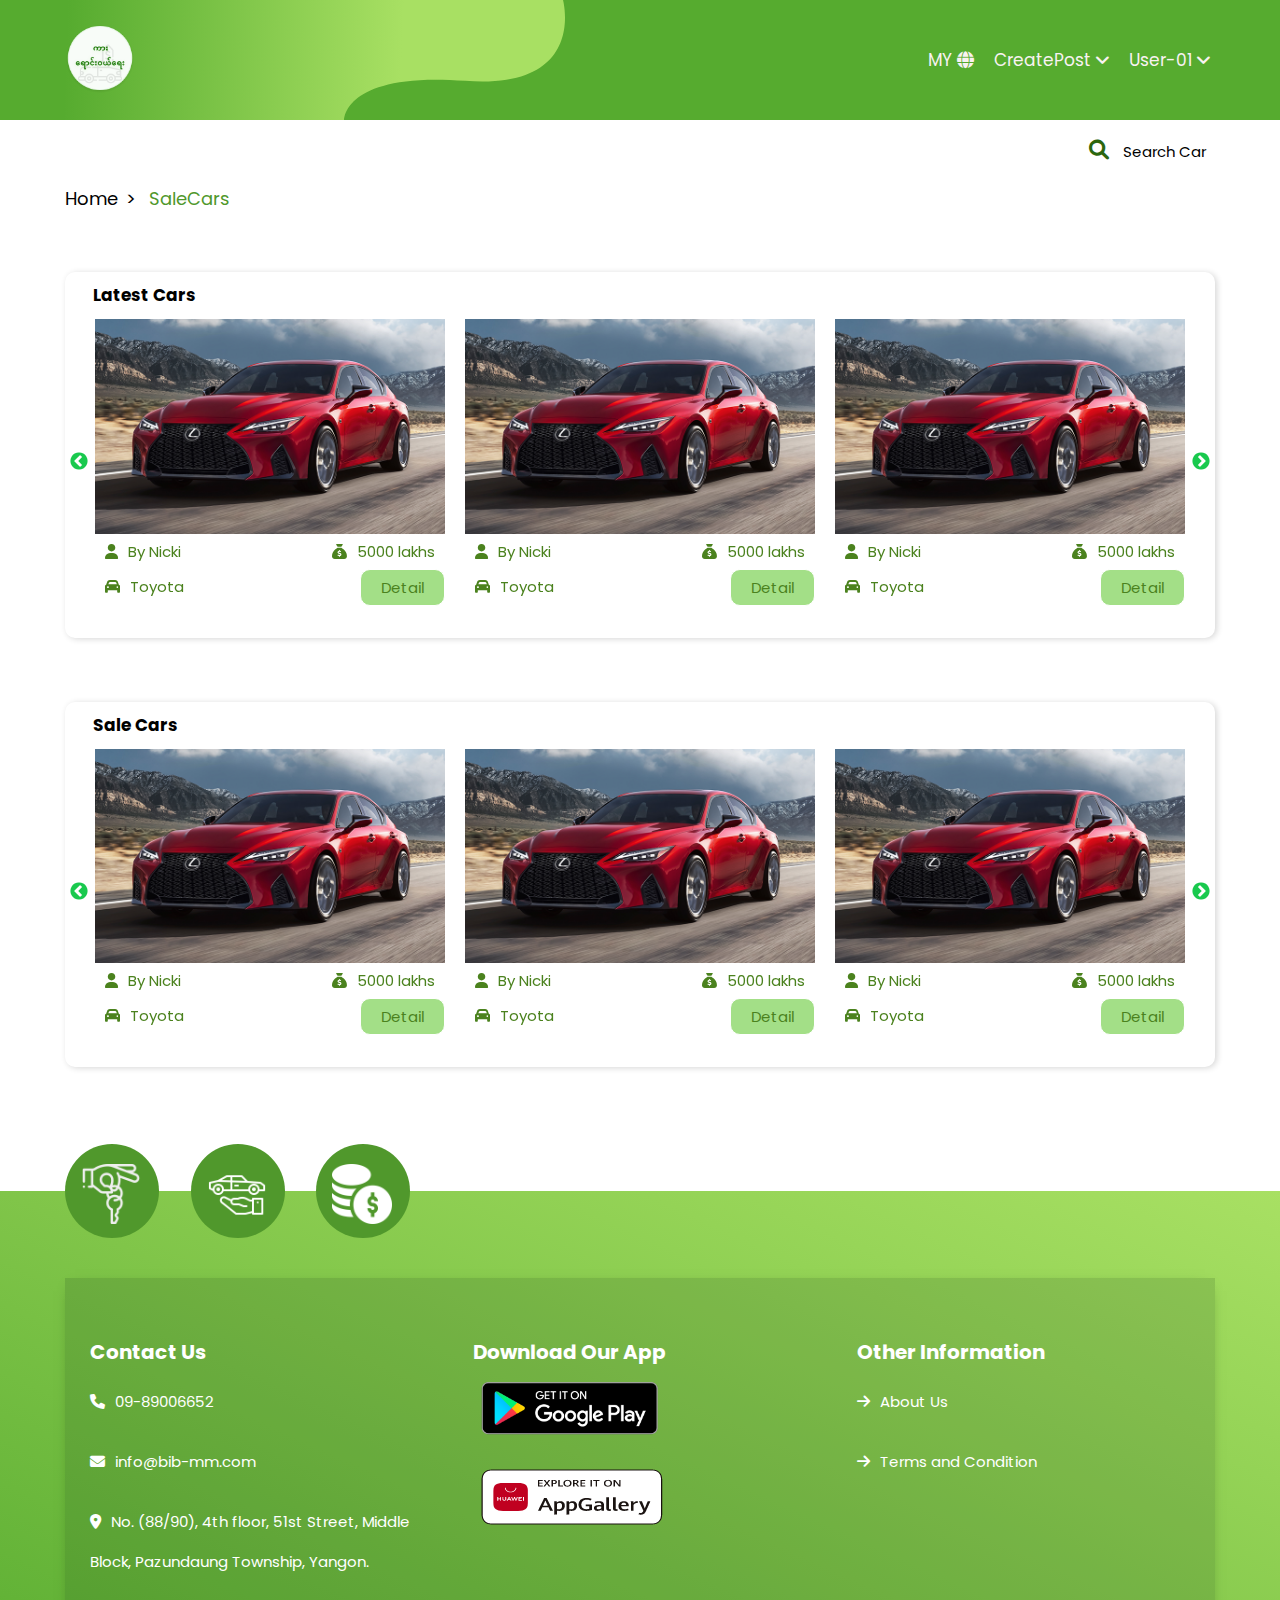
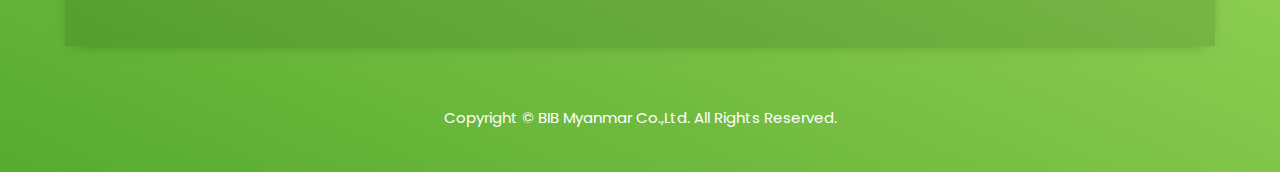
<file: index.html>
<!DOCTYPE html>
<html lang="en">

<head>
    <meta charset="UTF-8">
    <meta http-equiv="X-UA-Compatible" content="IE=edge">
    <meta name="viewport" content="width=device-width, initial-scale=1.0">
    <title>Car Rental Service</title>
    <link rel="stylesheet" href="css/style.css">
    <link rel="preconnect" href="https://fonts.googleapis.com">
    <link rel="preconnect" href="https://fonts.gstatic.com" crossorigin>
    <link href="https://fonts.googleapis.com/css2?family=Poppins&display=swap" rel="stylesheet">
</head>

<body>
    <section class="nav-bar">
        <div class="container">
            <div class="nav-header">
                <div class="nav">
                    <div class="nav-logo">
                        <a href="index.html"><img src="img/car-logo.png" alt=""></a>
                    </div>
                    <div class="nav-menu">
                        <ul class="nav-list">
                            <li class="nav-item">
                                <a href="#" class="nav-a">MY<i class="fa-solid fa-globe"></i></a>
                                <a href="#" class="nav-b">MY<i class="fa-solid fa-globe"></i></a>
                                <div class="dropdown">
                                    <ul>
                                        <li><a href="#" class="nav-link">MY</a></li>
                                        <li><a href="#" class="nav-link">EN</a></li>

                                    </ul>
                                </div>
                            </li>
                            <li class="nav-item">
                                <a href="#" class="nav-a">CreatePost<i class="fa-solid fa-angle-down"></i></a>
                                <a href="#" class="nav-b">CreatePost<i class="fa-solid fa-angle-down"></i></a>
                                <div class="dropdown">
                                    <ul>
                                        <li>
                                            <span>Sales</span>
                                            <a href="create_form.html" class="nav-link">Sales Cars</a>
                                        </li>
                                        <li>
                                            <span>Buy</span>
                                            <a href="buy_car.html" class="nav-link">Buy Cars</a>
                                        </li>
                                        <li>
                                            <span>Rent</span>
                                            <a href="rent_car.html" class="nav-link">Rent Cars</a>
                                        </li>
                                        <li>
                                            <span>Wanted</span>
                                            <a href="wanted_car.html" class="nav-link">Wanted Cars</a>
                                        </li>
                                    </ul>
                                </div>
                            </li>
                            <li class="nav-item">
                                <a href="#" class="nav-a">User-01<i class="fa-solid fa-angle-down"></i></a>
                                <a href="#" class="nav-b">User-01<i class="fa-solid fa-angle-down"></i></a>

                                <div class="dropdown">
                                    <ul>
                                        <li><a href="profile.html" class="nav-link">User_01</a></li>
                                        <li><a href="#" class="nav-link">Logout</a></li>
                                    </ul>
                                </div>
                            </li>
                        </ul>
                        <div class="hamburger">
                            <span class="bar"></span>
                            <span class="bar"></span>
                            <span class="bar"></span>

                        </div>
                    </div>
                </div>

            </div>
        </div>
    </section>
    <section class="search">
        <div class="container">
            <div class="search-box">
                <form>
                    <div class="custom-select">
                        <select id="model" name="model" required>
                            <option value="" disabled selected hidden>Model</option>
                            <option>CL</option>
                            <option>Integra</option>
                            <option>Legend</option>
                        </select>
                        <span class="custom-arrow"></span>
                    </div>
                    <div class="custom-select">
                        <select id="makes" name="model" required>
                            <option value="" disabled selected hidden>Makes</option>
                            <option>CL</option>
                            <option>Integra</option>
                            <option>Legend</option>
                        </select>
                        <span class="custom-arrow"></span>
                    </div>
                    <div class="custom-select">
                        <select id="number" name="model" required>
                            <option value="" disabled selected hidden>Lots Number</option>
                            <option>CL</option>
                            <option>Integra</option>
                            <option>Legend</option>
                        </select>
                        <span class="custom-arrow"></span>
                    </div>
                    <div class="custom-select">
                        <input type="submit" value="Find it Now !" class="find-btn">
                    </div>
                </form>
            </div>

        </div>
    </section>
    <section class="search-option">
        <div class="container">
            <div>
                <a id="slide-toggle"><i class="fas fa-search search-animation"></i> Search Car</a>
            </div>
        </div>
    </section>
    <section class="breadcrumbs">
        <div class="container">
            <ul class="breadcrumb">
                <li><a href="index.html">Home</a></li>
                <li class="salecars">SaleCars</li>
            </ul>
        </div>
    </section>
    <section class="main-visual">
        <div class="container">
            <div class="car-sale-properties">
                <h3>Latest Cars</h3>
                <div class="c-slide">
                    <div class="c-slide-img">
                        <img src="img/car_01.jpg" alt="">
                        <div class="price">
                            <span><i class="fa-solid fa-user"></i>By Nicki </span>
                            <span class="mobile"><i class="fa-solid fa-sack-dollar"></i>5000 lakhs</span>
                        </div>
                        <div class="price">
                            <span><i class="fa-solid fa-car"></i>Toyota</span>
                            <div class="button">
                                <a href="">Detail</a>
                            </div>
                        </div>
                    </div>
                    <div class="c-slide-img">
                        <img src="img/car_01.jpg" alt="" class="img-enlarge">
                        <div class="price">
                            <span><i class="fa-solid fa-user"></i>By Nicki </span>
                            <span class="mobile"><i class="fa-solid fa-sack-dollar"></i>5000 lakhs</span>
                        </div>
                        <div class="price">
                            <span><i class="fa-solid fa-car"></i>Toyota</span>
                            <div class="button">
                                <a href="">Detail</a>
                            </div>
                        </div>
                    </div>
                    <div class="c-slide-img">
                        <img src="img/car_01.jpg" alt="">
                        <div class="price">
                            <span><i class="fa-solid fa-user"></i>By Nicki </span>
                            <span class="mobile"><i class="fa-solid fa-sack-dollar"></i>5000 lakhs</span>
                        </div>
                        <div class="price">
                            <span><i class="fa-solid fa-car"></i>Toyota</span>
                            <div class="button">
                                <a href="">Detail</a>
                            </div>
                        </div>
                    </div>
                    <div class="c-slide-img">
                        <img src="img/car_01.jpg" alt="">
                        <div class="price">
                            <span><i class="fa-solid fa-user"></i>By Nicki </span>
                            <span class="mobile"><i class="fa-solid fa-sack-dollar"></i>5000 lakhs</span>
                        </div>
                        <div class="price">
                            <span><i class="fa-solid fa-car"></i>Toyota</span>
                            <div class="button">
                                <a href="">Detail</a>
                            </div>
                        </div>
                    </div>
                </div>
            </div>
            <div class="car-sale-properties">
                <h3>Sale Cars</h3>
                <div class="c-slide">
                    <div class="c-slide-img">
                        <img src="img/car_01.jpg" alt="">
                        <div class="price">
                            <span><i class="fa-solid fa-user"></i>By Nicki </span>
                            <span class="mobile"><i class="fa-solid fa-sack-dollar"></i>5000 lakhs</span>
                        </div>
                        <div class="price">
                            <span><i class="fa-solid fa-car"></i>Toyota</span>
                            <div class="button">
                                <a href="">Detail</a>
                            </div>
                        </div>
                    </div>
                    <div class="c-slide-img">
                        <img src="img/car_01.jpg" alt="">
                        <div class="price">
                            <span><i class="fa-solid fa-user"></i>By Nicki </span>
                            <span class="mobile"><i class="fa-solid fa-sack-dollar"></i>5000 lakhs</span>
                        </div>
                        <div class="price">
                            <span><i class="fa-solid fa-car"></i>Toyota</span>
                            <div class="button">
                                <a href="">Detail</a>
                            </div>
                        </div>
                    </div>
                    <div class="c-slide-img">
                        <img src="img/car_01.jpg" alt="">
                        <div class="price">
                            <span><i class="fa-solid fa-user"></i>By Nicki </span>
                            <span class="mobile"><i class="fa-solid fa-sack-dollar"></i>5000 lakhs</span>
                        </div>
                        <div class="price">
                            <span><i class="fa-solid fa-car"></i>Toyota</span>
                            <div class="button">
                                <a href="">Detail</a>
                            </div>
                        </div>
                    </div>
                    <div class="c-slide-img">
                        <img src="img/car_01.jpg" alt="">
                        <div class="price">
                            <span><i class="fa-solid fa-user"></i>By Nicki </span>
                            <span class="mobile"><i class="fa-solid fa-sack-dollar"></i>5000 lakhs</span>
                        </div>
                        <div class="price">
                            <span><i class="fa-solid fa-car"></i>Toyota</span>
                            <div class="button">
                                <a href="">Detail</a>
                            </div>
                        </div>
                    </div>
                </div>
            </div>
        </div>
    </section>


    <section class="footer">
        <div class="container">
            <div class="footer-nav">
                <div class="footer-icon">
                    <div>
                        <img src="img/ownership.png">
                    </div>
                    <div>
                        <img src="img/car-rental.png">
                    </div>
                    <div>
                        <img src="img/money.png">
                    </div>
                </div>
                <div class="footer-menu">
                    <div class="footer-tab">
                        <h3>Contact Us</h3>
                        <ul>
                            <li><a href="#"><i class="fa-solid fa-phone"></i>09-89006652</a></li>
                            <li><a href="#"><i class="fa-solid fa-envelope"></i>info@bib-mm.com</a></li>
                            <li><a href="#"><i class="fa-solid fa-location-dot"></i>No. (88/90), 4th floor,
                                    51st Street, Middle Block,
                                    Pazundaung Township,
                                    Yangon.</a></li>
                        </ul>
                    </div>
                    <div class="footer-tab">
                        <h3>Download Our App</h3>
                        <ul>
                            <li><a href="#"><img src="img/googleplay.png" class="google"></a></li>
                            <li><a href="#" class="web"><img src="img/web.png"></a></li>
                        </ul>
                    </div>
                    <div class="footer-tab">
                        <h3>Other Information</h3>
                        <ul>
                            <li><a href="#"><i class="fa-solid fa-arrow-right"></i>About Us</a></li>
                            <li><a href="#"><i class="fa-solid fa-arrow-right"></i>Terms and Condition</a></li>
                        </ul>
                    </div>
                </div>
                <p>Copyright © BIB Myanmar Co.,Ltd. All Rights Reserved.</p>
            </div>
        </div>
    </section>
    <script src="js/jquery.min.js"></script>
    <script src="slick/slick/slick.min.js"></script>
    <script src="js/custom.js"></script>
    <script>
        $(document).ready(function () {
            $('.c-slide').slick({
                infinite: true,
                slidesToShow: 3,
                slidesToScroll: 3,
                responsive: [{
                        breakpoint: 767,
                        settings: {
                            slidesToShow: 1,
                            slidesToScroll: 1,
                        }
                    },

                    {
                        breakpoint: 1024,
                        settings: {
                            slidesToShow: 2,
                            slidesToScroll: 2,
                        }
                    }
                ]
            });

            $(".search").hide();
            $("#slide-toggle").click(function () {
                $(".search").slideToggle();
            });

        });
    </script>
</body>

</html>
</file>
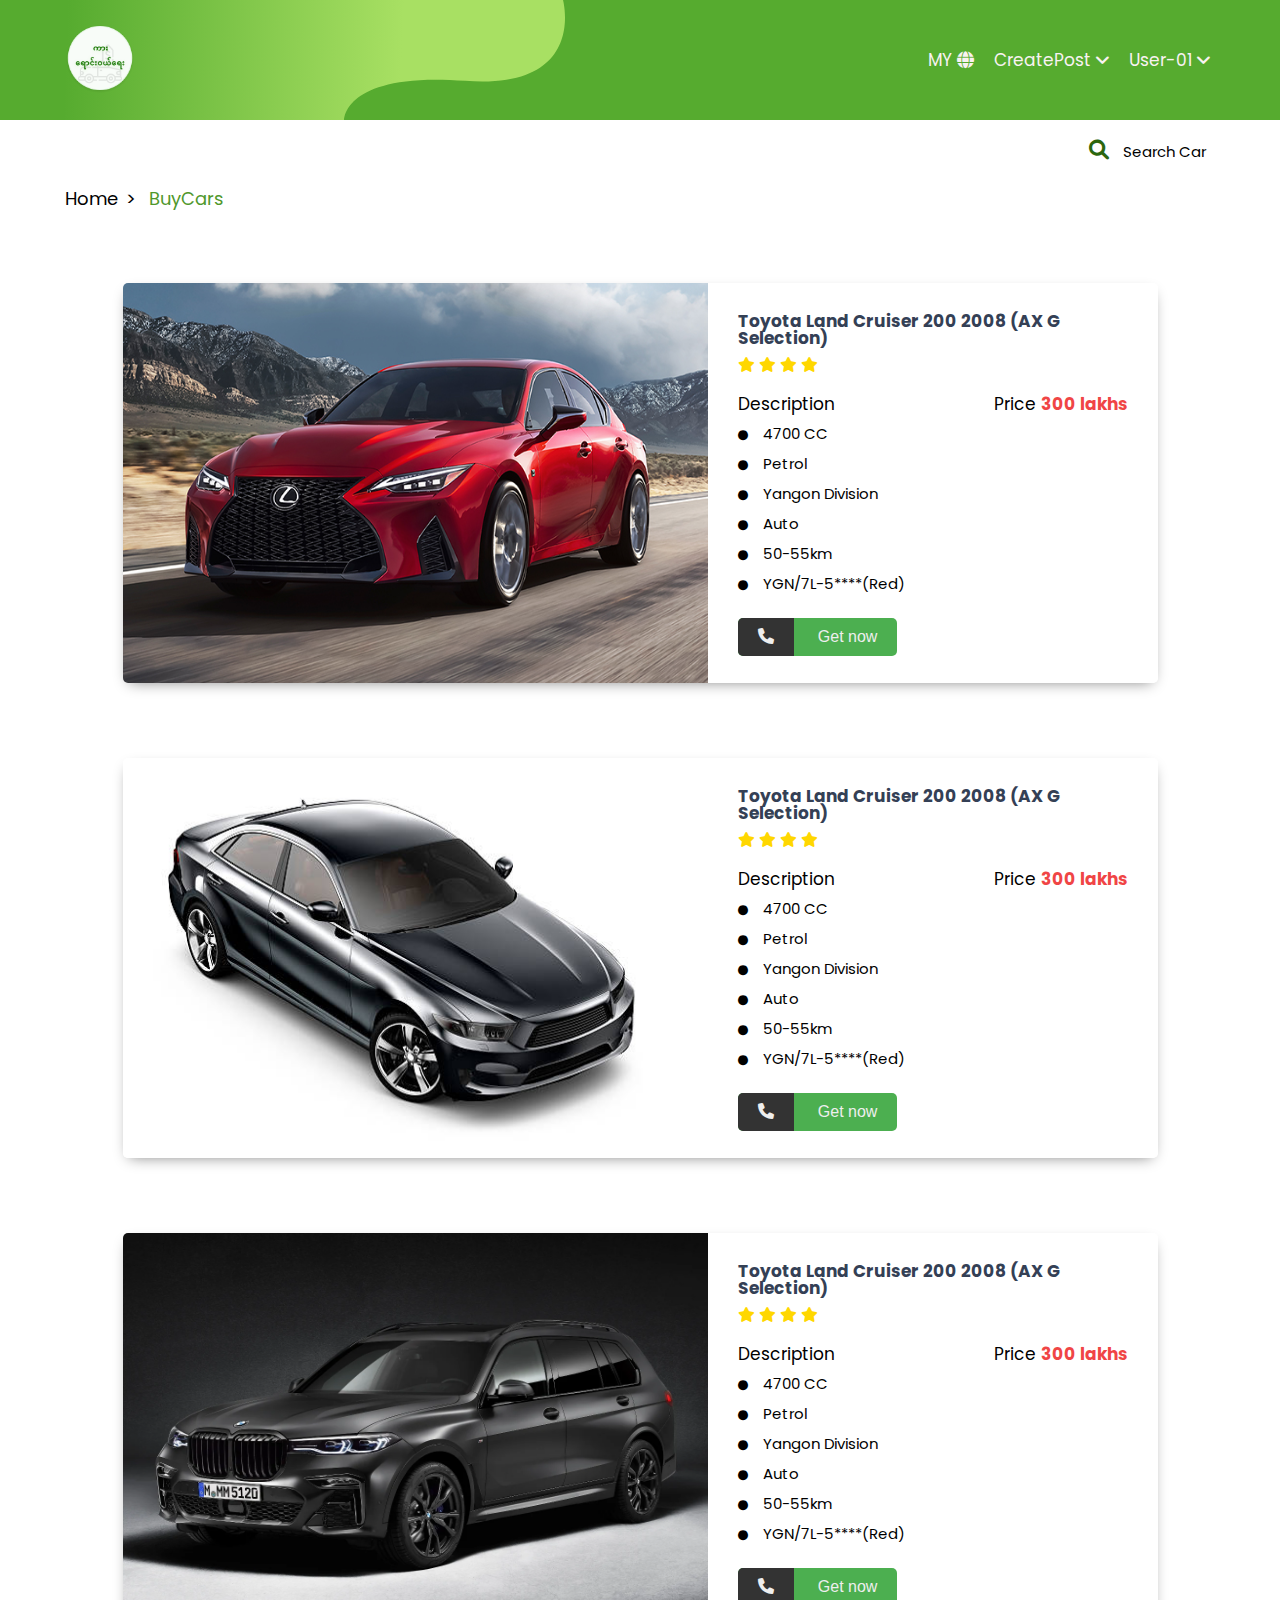
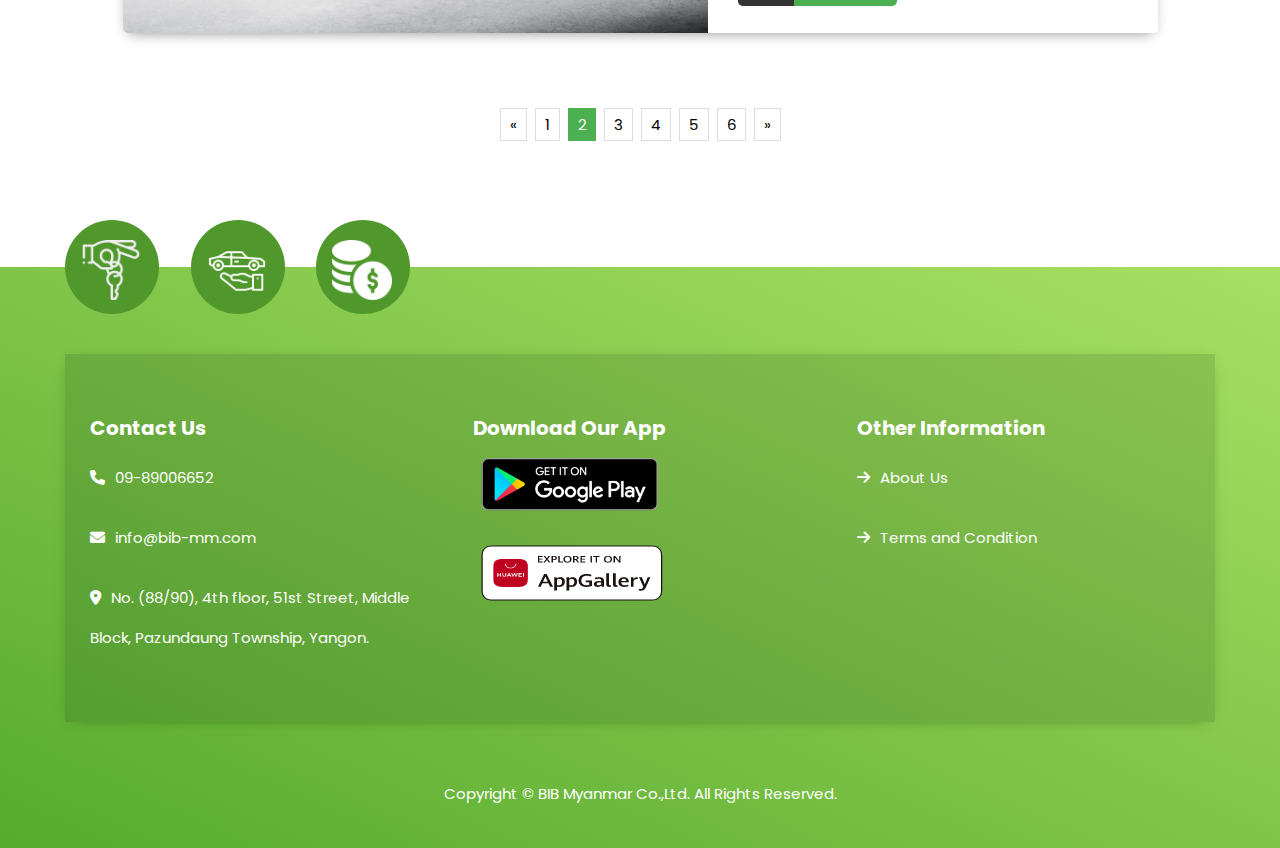
<file: buy_car.html>
<!DOCTYPE html>
<html lang="en">

<head>
    <meta charset="UTF-8">
    <meta http-equiv="X-UA-Compatible" content="IE=edge">
    <meta name="viewport" content="width=device-width, initial-scale=1.0">
    <title>Car Rental Service</title>
    <link rel="stylesheet" href="css/style.css">
    <link rel="preconnect" href="https://fonts.googleapis.com">
    <link rel="preconnect" href="https://fonts.gstatic.com" crossorigin>
    <link href="https://fonts.googleapis.com/css2?family=Poppins&display=swap" rel="stylesheet">
</head>

<body>
    <section class="nav-bar">
        <div class="container">
            <div class="nav-header">
                <div class="nav">
                    <div class="nav-logo">
                       <a href="index.html"><img src="img/car-logo.png" alt=""></a>
                    </div>
                    <div class="nav-menu">
                        <ul class="nav-list">
                            <li class="nav-item">
                                <a href="#" class="nav-a">MY<i class="fa-solid fa-globe"></i></a>
                                <a href="#" class="nav-b">MY<i class="fa-solid fa-globe"></i></a>
                                <div class="dropdown">
                                    <ul>
                                        <li><a href="#" class="nav-link">MY</a></li>
                                        <li><a href="#" class="nav-link">EN</a></li>

                                    </ul>
                                </div>
                            </li>
                            <li class="nav-item">
                                <a href="#" class="nav-a">CreatePost<i class="fa-solid fa-angle-down"></i></a>
                                <a href="#" class="nav-b">CreatePost<i class="fa-solid fa-angle-down"></i></a>
                                <div class="dropdown">
                                    <ul>
                                        <li>
                                            <span>Sales</span>
                                            <a href="create_form.html" class="nav-link">Sales Cars</a>
                                        </li>
                                        <li>
                                            <span>Buy</span>
                                            <a href="buy_car.html" class="nav-link">Buy Cars</a>
                                        </li>
                                        <li>
                                            <span>Rent</span>
                                            <a href="rent_car.html" class="nav-link">Rent Cars</a>
                                        </li>
                                        <li>
                                            <span>Wanted</span>
                                            <a href="wanted_car.html" class="nav-link">Wanted Cars</a>
                                        </li>
                                    </ul>
                                </div>
                            </li>
                            <li class="nav-item">
                                <a href="#" class="nav-a">User-01<i class="fa-solid fa-angle-down"></i></a>
                                <a href="#" class="nav-b">User-01<i class="fa-solid fa-angle-down"></i></a>

                                <div class="dropdown">
                                    <ul>
                                        <li><a href="profile.html" class="nav-link">User_01</a></li>
                                        <li><a href="#" class="nav-link">Logout</a></li>
                                    </ul>
                                </div>
                            </li>
                        </ul>
                        <div class="hamburger">
                            <span class="bar"></span>
                            <span class="bar"></span>
                            <span class="bar"></span>

                        </div>
                    </div>
                </div>

            </div>
        </div>
    </section>
    <section class="search">
        <div class="container">
            <div class="search-box">
                <form>
                    <div class="custom-select">
                        <select id="model" name="model" required>
                            <option value="" disabled selected hidden>Model</option>
                            <option>CL</option>
                            <option>Integra</option>
                            <option>Legend</option>
                        </select>
                        <span class="custom-arrow"></span>
                    </div>
                    <div class="custom-select">
                        <select id="makes" name="model" required>
                            <option value="" disabled selected hidden>Makes</option>
                            <option>CL</option>
                            <option>Integra</option>
                            <option>Legend</option>
                        </select>
                        <span class="custom-arrow"></span>
                    </div>
                    <div class="custom-select">
                        <select id="number" name="model" required>
                            <option value="" disabled selected hidden>Lots Number</option>
                            <option>CL</option>
                            <option>Integra</option>
                            <option>Legend</option>
                        </select>
                        <span class="custom-arrow"></span>
                    </div>
                    <div class="custom-select">
                        <input type="submit" value="Find it Now !" class="find-btn">
                    </div>
                </form>
            </div>

        </div>
    </section>
    <section class="search-option">
        <div class="container">
            <div>
                <a id="slide-toggle"><i class="fas fa-search search-animation"></i> Search Car</a>
            </div>
        </div>
    </section>
    <section class="breadcrumbs">
        <div class="container">
            <ul class="breadcrumb">
                <li><a href="index.html">Home</a></li>
                <li class="salecars">BuyCars</li>
            </ul>
        </div>
    </section>
    <section class="main-visual">
        <div class="container">
            <div class="buy_cars">
                <div class="card">
                    <div class="card-container">
                        <div class="product-image">
                            <img src="img/car_01.jpg" alt="">
                        </div>
                        <div class="product-details">
                            <h1>Toyota Land Cruiser 200 2008 (AX G Selection)</h1>
                            <span class="hint-star star">
                                <i class="fa fa-star" aria-hidden="true"></i>
                                <i class="fa fa-star" aria-hidden="true"></i>
                                <i class="fa fa-star" aria-hidden="true"></i>
                                <i class="fa fa-star" aria-hidden="true"></i>
                                <i class="fa fa-star-o" aria-hidden="true"></i>
                            </span>
                            <div class="information">
                                <div class="rent-title">
                                    <h2> Description</h2>
                                    <h2>Price <strong>300 lakhs</strong></h2>
                                </div>
                                <ul>
                                    <li><i class="fa-solid fa-circle"></i><strong>4700 CC</strong></li>
                                    <li><i class="fa-solid fa-circle"></i><strong>Petrol</strong></li>
                                    <li><i class="fa-solid fa-circle"></i><strong>Yangon Division</strong></li>
                                    <li><i class="fa-solid fa-circle"></i><strong>Auto</strong></li>
                                    <li><i class="fa-solid fa-circle"></i><strong>50-55km</strong></li>
                                    <li><i class="fa-solid fa-circle"></i><strong>YGN/7L-5****(Red)</strong></li>
                                </ul>
                            </div>
                            <div class="control">
                                <button class="btn">
                                    <span class="shopping-cart">
                                        <i class="fa-solid fa-phone"></i></span>
                                    <span class="buy">Get now</span>
                                </button>
                            </div>
                        </div>
                    </div>
                    <div class="card-container">
                        <div class="product-image">
                            <img src="img/saloon_01.jpg" alt="">
                        </div>
                        <div class="product-details">
                            <h1>Toyota Land Cruiser 200 2008 (AX G Selection)</h1>
                            <span class="hint-star star">
                                <i class="fa fa-star" aria-hidden="true"></i>
                                <i class="fa fa-star" aria-hidden="true"></i>
                                <i class="fa fa-star" aria-hidden="true"></i>
                                <i class="fa fa-star" aria-hidden="true"></i>
                                <i class="fa fa-star-o" aria-hidden="true"></i>
                            </span>
                            <div class="information">
                                <div class="rent-title">
                                    <h2> Description</h2>
                                    <h2>Price <strong>300 lakhs</strong></h2>
                                </div>
                                <ul>
                                    <li><i class="fa-solid fa-circle"></i><strong>4700 CC</strong></li>
                                    <li><i class="fa-solid fa-circle"></i><strong>Petrol</strong></li>
                                    <li><i class="fa-solid fa-circle"></i><strong>Yangon Division</strong></li>
                                    <li><i class="fa-solid fa-circle"></i><strong>Auto</strong></li>
                                    <li><i class="fa-solid fa-circle"></i><strong>50-55km</strong></li>
                                    <li><i class="fa-solid fa-circle"></i><strong>YGN/7L-5****(Red)</strong></li>
                                </ul>
                            </div>
                            <div class="control">
                                <button class="btn">

                                    <span class="shopping-cart"><i class="fa-solid fa-phone"></i></span>
                                    <span class="buy">Get now</span>
                                </button>
                            </div>
                        </div>
                    </div>
                    <div class="card-container">
                        <div class="product-image">
                            <img src="img/suv.webp" alt="">
                        </div>
                        <div class="product-details">
                            <h1>Toyota Land Cruiser 200 2008 (AX G Selection)</h1>
                            <span class="hint-star star">
                                <i class="fa fa-star" aria-hidden="true"></i>
                                <i class="fa fa-star" aria-hidden="true"></i>
                                <i class="fa fa-star" aria-hidden="true"></i>
                                <i class="fa fa-star" aria-hidden="true"></i>
                                <i class="fa fa-star-o" aria-hidden="true"></i>
                            </span>
                            <div class="information">
                                <div class="rent-title">
                                    <h2> Description</h2>
                                    <h2>Price <strong>300 lakhs</strong></h2>
                                </div>
                                <ul>
                                    <li><i class="fa-solid fa-circle"></i><strong>4700 CC</strong></li>
                                    <li><i class="fa-solid fa-circle"></i><strong>Petrol</strong></li>
                                    <li><i class="fa-solid fa-circle"></i><strong>Yangon Division</strong></li>
                                    <li><i class="fa-solid fa-circle"></i><strong>Auto</strong></li>
                                    <li><i class="fa-solid fa-circle"></i><strong>50-55km</strong></li>
                                    <li><i class="fa-solid fa-circle"></i><strong>YGN/7L-5****(Red)</strong></li>
                                </ul>
                            </div>
                            <div class="control">
                                <button class="btn">
                                    <span class="shopping-cart"><i class="fa-solid fa-phone"></i></span>
                                    <span class="buy">Get now</span>
                                </button>
                            </div>
                        </div>
                    </div>
                    <div class="center">
                        <div class="pagination">
                            <a href="#">&laquo;</a>
                            <a href="#">1</a>
                            <a href="#" class="active">2</a>
                            <a href="#">3</a>
                            <a href="#">4</a>
                            <a href="#">5</a>
                            <a href="#">6</a>
                            <a href="#">&raquo;</a>
                        </div>
                    </div>
                </div>
            </div>
        </div>
    </section>
    <section class="footer">
        <div class="container">
            <div class="footer-nav">
                <div class="footer-icon">
                    <div>
                        <img src="img/ownership.png">
                    </div>
                    <div>
                        <img src="img/car-rental.png">
                    </div>
                    <div>
                        <img src="img/money.png">
                    </div>
                </div>
                <div class="footer-menu">
                    <div class="footer-tab">
                        <h3>Contact Us</h3>
                        <ul>
                            <li><a href="#"><i class="fa-solid fa-phone"></i>09-89006652</a></li>
                            <li><a href="#"><i class="fa-solid fa-envelope"></i>info@bib-mm.com</a></li>
                            <li><a href="#"><i class="fa-solid fa-location-dot"></i>No. (88/90), 4th floor,
                                    51st Street, Middle Block,
                                    Pazundaung Township,
                                    Yangon.</a></li>
                        </ul>
                    </div>
                    <div class="footer-tab">
                        <h3>Download Our App</h3>
                        <ul>
                            <li><a href="#"><img src="img/googleplay.png" class="google"></a></li>
                            <li><a href="#" class="web"><img src="img/web.png"></a></li>
                        </ul>
                    </div>
                    <div class="footer-tab">
                        <h3>Other Information</h3>
                        <ul>
                            <li><a href="#"><i class="fa-solid fa-arrow-right"></i>About Us</a></li>
                            <li><a href="#"><i class="fa-solid fa-arrow-right"></i>Terms and Condition</a></li>
                        </ul>
                    </div>
                </div>
                <p>Copyright © BIB Myanmar Co.,Ltd. All Rights Reserved.</p>
            </div>
        </div>
    </section>
    <script src="js/jquery.min.js"></script>
    <script src="slick/slick/slick.min.js"></script>
    <script src="js/custom.js"></script>
    <script>
        $(document).ready(function () {
            $('.c-slide').slick({
                infinite: true,
                slidesToShow: 3,
                slidesToScroll: 3,
                responsive: [{
                        breakpoint: 767,
                        settings: {
                            slidesToShow: 1,
                            slidesToScroll: 1,
                        }
                    },

                    {
                        breakpoint: 1024,
                        settings: {
                            slidesToShow: 2,
                            slidesToScroll: 2,
                        }
                    }
                ]
            });

            $(".search").hide();
            $("#slide-toggle").click(function () {
                $(".search").slideToggle();
            });
        });
    </script>
</body>

</html>
</file>
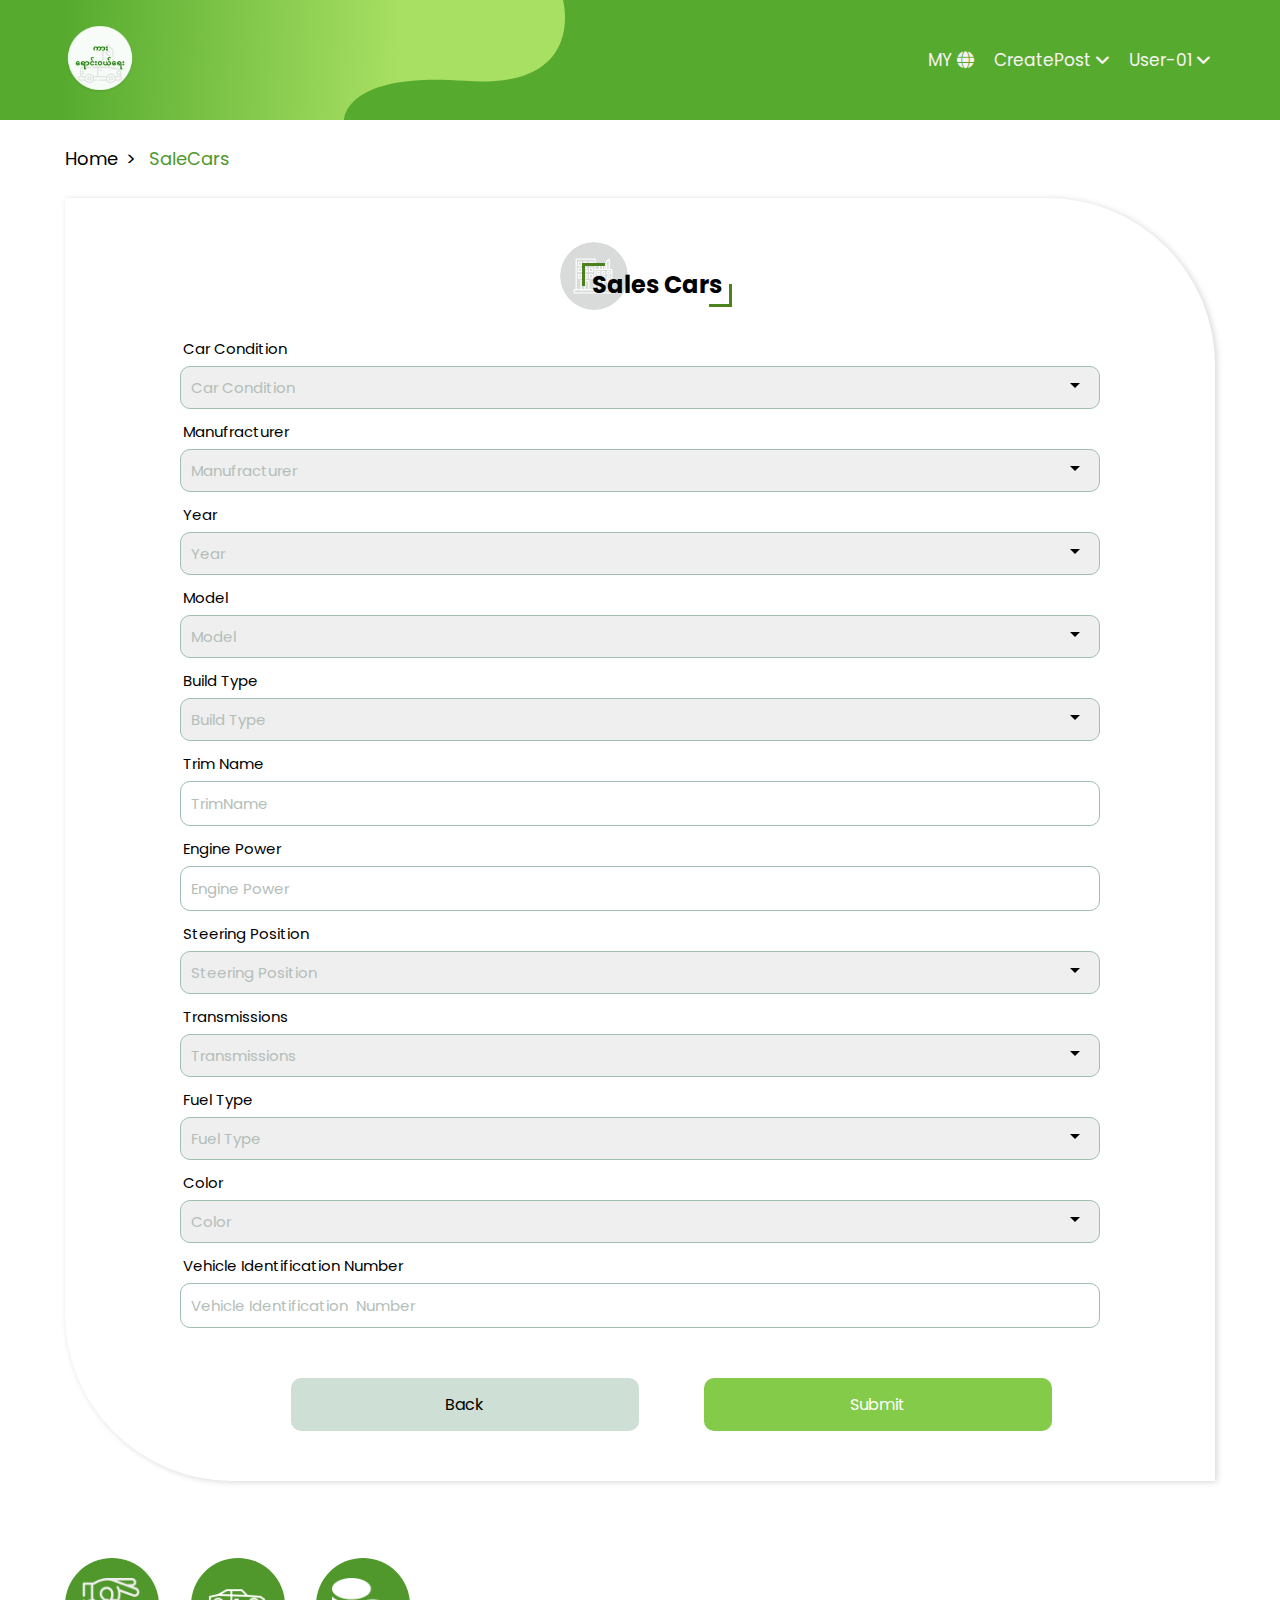
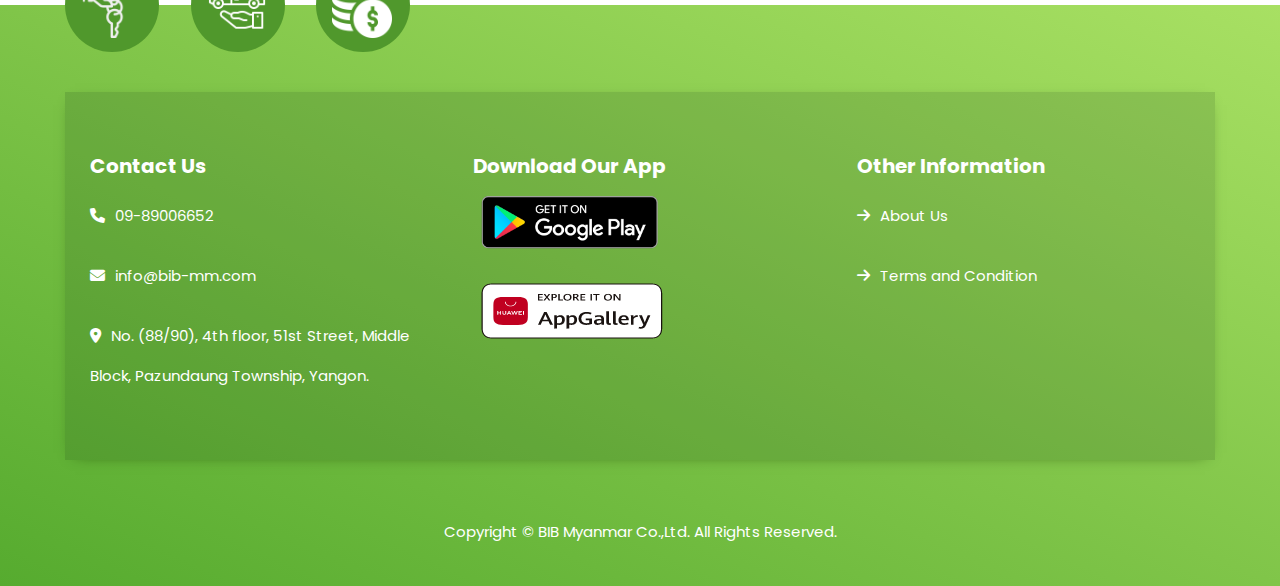
<file: create_form.html>
<!DOCTYPE html>
<html lang="en">

<head>
    <meta charset="UTF-8">
    <meta http-equiv="X-UA-Compatible" content="IE=edge">
    <meta name="viewport" content="width=device-width, initial-scale=1.0">
    <title>Car Rental Service</title>
    <link rel="stylesheet" href="css/reset.css">
    <link rel="stylesheet" href="css/style.css">
    <link rel="stylesheet" href="fontawesome/css/all.min.css">
    <link rel="preconnect" href="https://fonts.googleapis.com">
    <link rel="preconnect" href="https://fonts.gstatic.com" crossorigin>
    <link href="https://fonts.googleapis.com/css2?family=Poppins&display=swap" rel="stylesheet">
</head>

<body>
    <section class="nav-bar">
        <div class="container">
            <div class="nav-header">
                <div class="nav">
                    <div class="nav-logo">
                        <img src="img/car-logo.png" alt="">
                    </div>
                    <div class="nav-menu">
                        <ul class="nav-list">
                            <li class="nav-item">
                                <a href="#" class="nav-a">MY<i class="fa-solid fa-globe"></i></a>
                                <div class="dropdown">
                                    <ul>
                                        <li><a href="#" class="nav-link">MY</a></li>
                                        <li><a href="#" class="nav-link">EN</a></li>

                                    </ul>
                                </div>
                            </li>
                            <li class="nav-item">
                                <a href="#" class="nav-a">CreatePost<i class="fa-solid fa-angle-down"></i></a>
                                <div class="dropdown">
                                    <ul>
                                        <li>
                                            <span>Sales</span>
                                            <a href="create_form.html" class="nav-link">Sales Cars</a>
                                        </li>
                                        <li>
                                            <span>Buy</span>
                                            <a href="buy_car.html" class="nav-link">Buy Cars</a>
                                        </li>
                                        <li>
                                            <span>Rent</span>
                                            <a href="buy_car.html" class="nav-link">Rent Cars</a>
                                        </li>
                                        <li>
                                            <span>Wanted</span>
                                            <a href="create_form.html" class="nav-link">Wanted Cars</a>
                                        </li>
                                    </ul>
                                </div>
                            </li>
                            <li class="nav-item">
                                <a href="#" class="nav-a">User-01<i class="fa-solid fa-angle-down"></i></a>

                                <div class="dropdown">
                                    <ul>
                                        <li><a href="#" class="nav-link">User_01</a></li>
                                        <li><a href="#" class="nav-link">Logout</a></li>
                                    </ul>
                                </div>
                            </li>
                        </ul>
                        <div class="hamburger">
                            <span class="bar"></span>
                            <span class="bar"></span>
                            <span class="bar"></span>

                        </div>
                    </div>
                </div>

            </div>
        </div>
    </section>
    <section class="breadcrumbs">
        <div class="container">
            <ul class="breadcrumb">
                <li><a href="#">Home</a></li>
                <li class="salecars">SaleCars</li>
            </ul>
        </div>
    </section>
    <section class="main-visual">
        <div class="container">
            <div class="form">
                <div class="form-title">
                    <h3>Sales Cars</h3>
                    <img src="img/apartment.png">
                </div>
                <form>
                    <div class="custom-select">
                        <label>Car Condition</label>
                        <select required>
                            <option value="" disabled selected hidden>Car Condition</option>
                            <option>Used</option>
                            <option>Brand New</option>
                        </select>
                        <span class="custom-arrow"></span>
                    </div>
                    <div class="custom-select">
                        <label for="Manufracturer">Manufracturer</label>

                        <select id="Manufracturer" name="Manufracturer" required>
                            <option value="" disabled selected hidden>Manufracturer</option>
                            <option>Acura</option>
                            <option>Alfa</option>
                        </select>
                        <span class="custom-arrow"></span>
                    </div>
                    <div class="custom-select">
                        <label for="year">Year</label>
                        <select id="year" name="year" required>
                            <option value="" disabled selected hidden>Year</option>
                            <option>2022</option>
                            <option>2021</option>
                            <option>2020</option>
                            <option>2019</option>
                            <option>2018</option>
                            <option>2017</option>
                            <option>2016</option>
                            <option>2015</option>
                            <option>2014</option>
                            <option>2013</option>
                            <option>2012</option>
                            <option>2011</option>
                            <option>2010</option>
                            <option>2009</option>
                            <option>2008</option>
                            <option>2007</option>
                        </select>
                        <span class="custom-arrow"></span>
                    </div>
                    <div class="custom-select">
                        <label for="model">Model</label>
                        <select id="model" name="model" required>
                            <option value="" disabled selected hidden>Model</option>
                            <option>CL</option>
                            <option>Integra</option>
                            <option>Legend</option>
                        </select>
                        <span class="custom-arrow"></span>
                    </div>
                    <div class="custom-select">
                        <label for="buildtype">Build Type</label>
                        <select id="buildtype" name="buildtype" required>
                            <option value="" disabled selected hidden>Build Type</option>
                            <option>Sedan</option>
                            <option>hatchback</option>
                            <option>Sports</option>
                        </select>
                        <span class="custom-arrow"></span>
                    </div>
                    <div class="custom-select">
                        <label for="buildtype">Trim Name</label>
                        <input type="text" name="" id="" placeholder="TrimName" value="">
                    </div>
                    <div class="custom-select">
                        <label for="enginepower">Engine Power</label>
                        <input type="number" name="" id="" placeholder="Engine Power" value="">
                    </div>
                    <div class="custom-select">
                        <label for="year">Steering Position</label>
                        <select id="steering" name="steering" required>
                            <option value="" disabled selected hidden>Steering Position</option>
                            <option>Left Hand Drive</option>
                            <option>Right Hand Drive</option>
                        </select>
                        <span class="custom-arrow"></span>
                    </div>

                    <div class="custom-select">
                        <label for="year">Transmissions</label>
                        <select id="transmissions" name="transmissions" required>
                            <option value="" disabled selected hidden>Transmissions</option>
                            <option>Auto</option>
                            <option>Manual</option>
                            <option>Semi-Auto</option>
                        </select>
                        <span class="custom-arrow"></span>
                    </div>
                    <div class="custom-select">
                        <label for="year">Fuel Type</label>
                        <select id="fuel" name="fuel" required>
                            <option value="" disabled selected hidden>Fuel Type</option>
                            <option>Petrol</option>
                            <option>Diesel</option>
                            <option>CNG</option>
                            <option>Electric</option>
                        </select>
                        <span class="custom-arrow"></span>
                    </div>
                    <div class="custom-select">
                        <label for="year">Color</label>
                        <select id="color" name="color" required>
                            <option value="" disabled selected hidden>Color</option>
                            <option>White</option>
                            <option>Black</option>
                        </select>
                        <span class="custom-arrow"></span>
                    </div>
                    <div class="custom-select">
                        <label for="vehicle">Vehicle Identification Number</label>
                        <input type="text" name="" id="" placeholder="Vehicle Identification  Number" value="">
                    </div>
                    <div class="row-submit">
                        <input type="submit" value="Back" class="back">
                        <input type="submit" value="Submit">
                    </div>



                </form>
            </div>
        </div>
    </section>
    <section class="footer">
        <div class="container">
            <div class="footer-nav">
                <div class="footer-icon">
                    <div>
                        <img src="img/ownership.png">
                    </div>
                    <div>
                        <img src="img/car-rental.png">
                    </div>
                    <div>
                        <img src="img/money.png">
                    </div>
                </div>
                <div class="footer-menu">
                    <div class="footer-tab">
                        <h3>Contact Us</h3>
                        <ul>
                            <li><a href="#"><i class="fa-solid fa-phone"></i>09-89006652</a></li>
                            <li><a href="#"><i class="fa-solid fa-envelope"></i>info@bib-mm.com</a></li>
                            <li><a href="#"><i class="fa-solid fa-location-dot"></i>No. (88/90), 4th floor,
                                    51st Street, Middle Block,
                                    Pazundaung Township,
                                    Yangon.</a></li>
                        </ul>
                    </div>
                    <div class="footer-tab">
                        <h3>Download Our App</h3>
                        <ul>
                            <li><a href="#"><img src="img/googleplay.png" class="google"></a></li>
                            <li><a href="#" class="web"><img src="img/web.png"></a></li>
                        </ul>
                    </div>
                    <div class="footer-tab">
                        <h3>Other Information</h3>
                        <ul>
                            <li><a href="#"><i class="fa-solid fa-arrow-right"></i>About Us</a></li>
                            <li><a href="#"><i class="fa-solid fa-arrow-right"></i>Terms and Condition</a></li>
                        </ul>
                    </div>
                </div>
                <p>Copyright © BIB Myanmar Co.,Ltd. All Rights Reserved.</p>
            </div>
        </div>
    </section>
    <script src="js/jquery.min.js"></script>
    <script src="js/custom.js"></script>
</body>

</html>
</file>
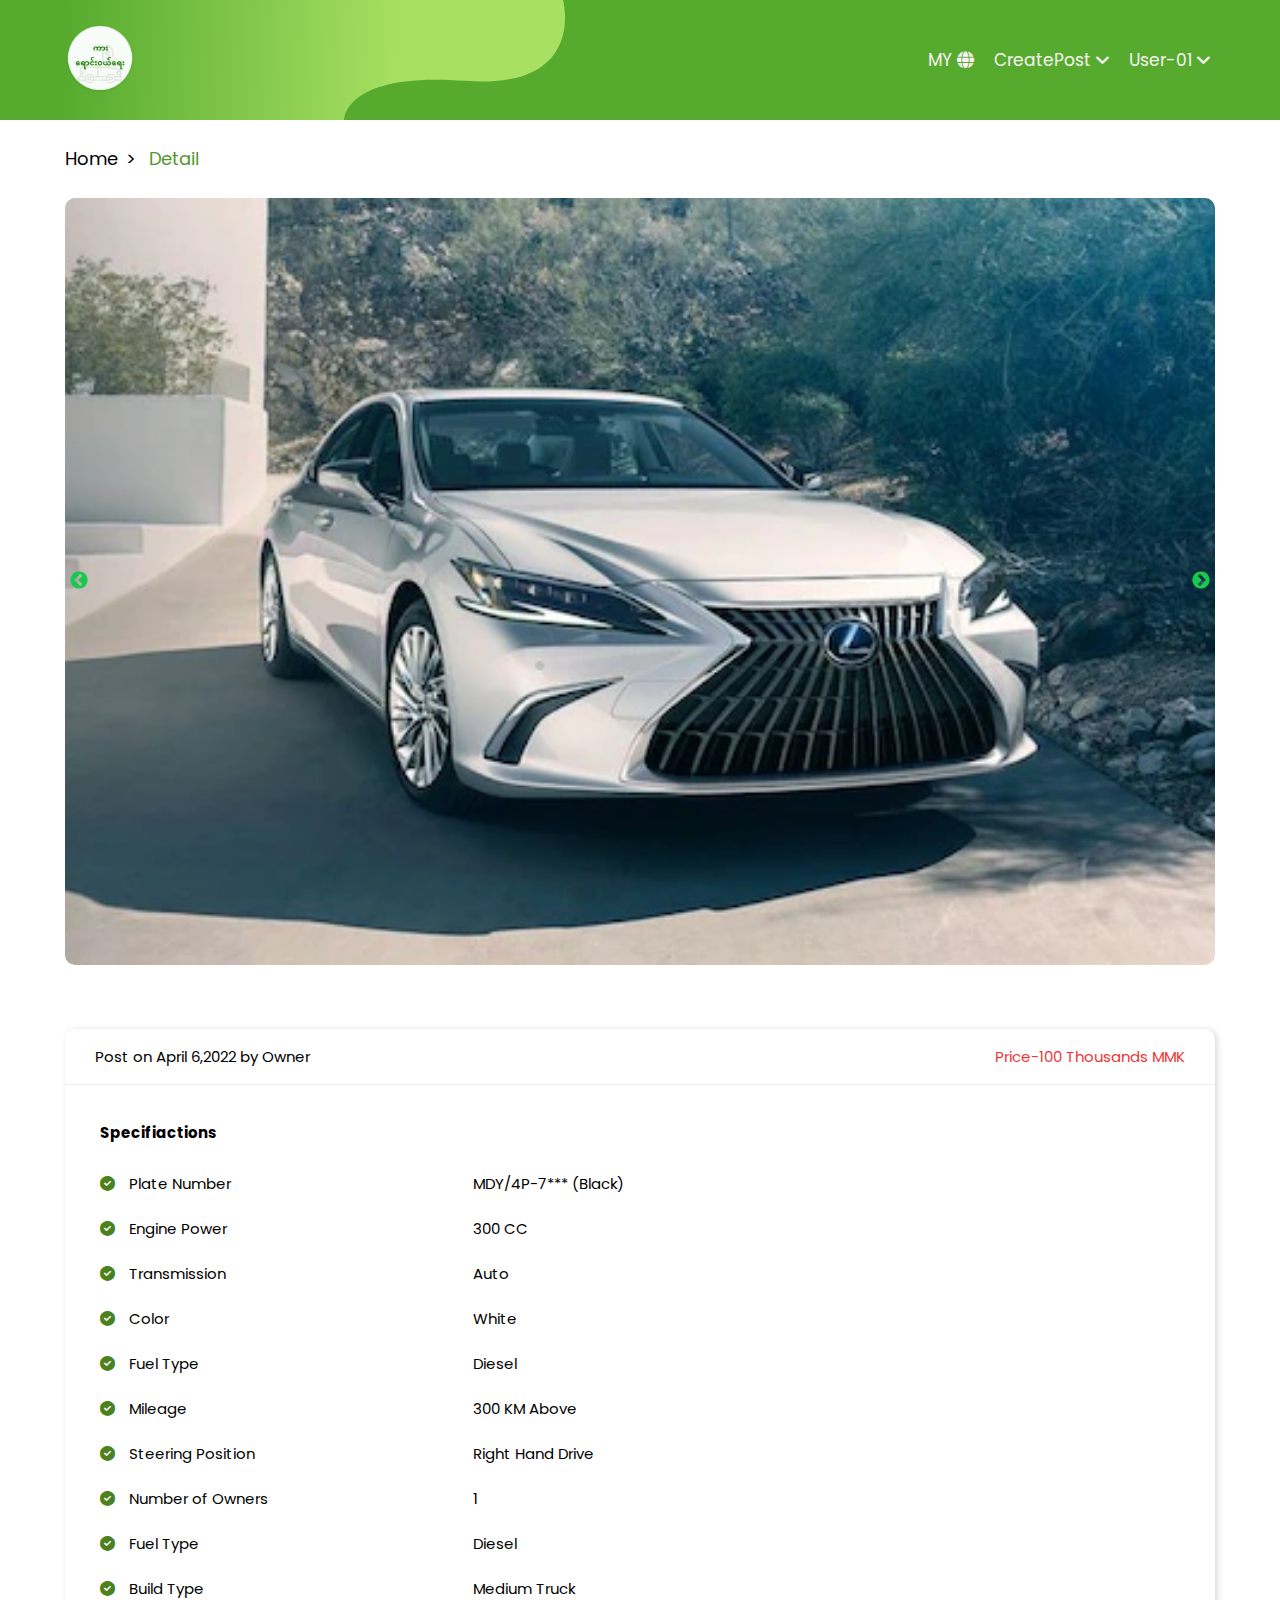
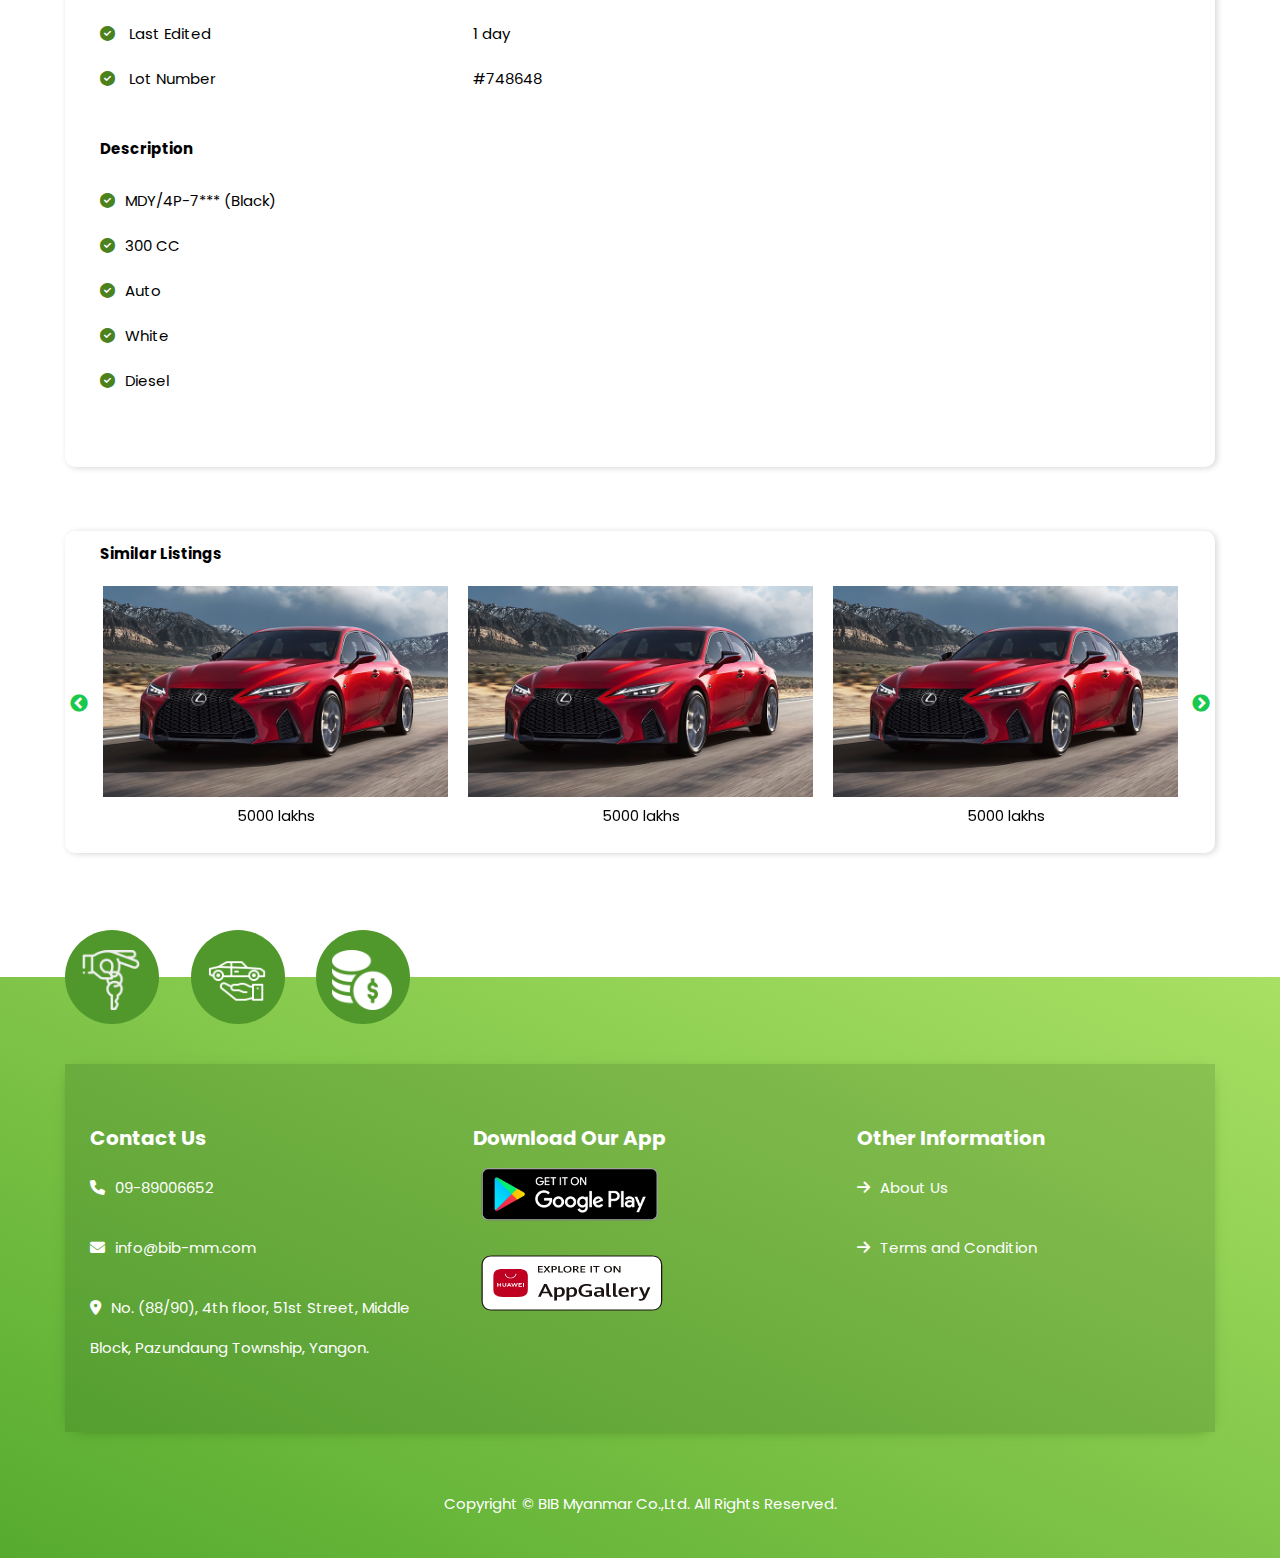
<file: detail.html>
<!DOCTYPE html>
<html lang="en">

<head>
    <meta charset="UTF-8">
    <meta http-equiv="X-UA-Compatible" content="IE=edge">
    <meta name="viewport" content="width=device-width, initial-scale=1.0">
    <title>Car Rental Service</title>
    <link rel="stylesheet" href="css/style.css">
    <link rel="preconnect" href="https://fonts.googleapis.com">
    <link rel="preconnect" href="https://fonts.gstatic.com" crossorigin>
    <link href="https://fonts.googleapis.com/css2?family=Poppins&display=swap" rel="stylesheet">
</head>

<body>
    <section class="nav-bar">
        <div class="container">
             <div class="nav-header">
                <div class="nav">
                    <div class="nav-logo">
                        <a href="index.html"><img src="img/car-logo.png" alt=""></a>
                    </div>
                    <div class="nav-menu">
                        <ul class="nav-list">
                            <li class="nav-item">
                                <a href="#" class="nav-a">MY<i class="fa-solid fa-globe"></i></a>
                                <a href="#" class="nav-b">MY<i class="fa-solid fa-globe"></i></a>
                                <div class="dropdown">
                                    <ul>
                                        <li><a href="#" class="nav-link">MY</a></li>
                                        <li><a href="#" class="nav-link">EN</a></li>

                                    </ul>
                                </div>
                            </li>
                            <li class="nav-item">
                                <a href="#" class="nav-a">CreatePost<i class="fa-solid fa-angle-down"></i></a>
                                <a href="#" class="nav-b">CreatePost<i class="fa-solid fa-angle-down"></i></a>
                                <div class="dropdown">
                                    <ul>
                                        <li>
                                            <span>Sales</span>
                                            <a href="create_form.html" class="nav-link">Sales Cars</a>
                                        </li>
                                        <li>
                                            <span>Buy</span>
                                            <a href="buy_car.html" class="nav-link">Buy Cars</a>
                                        </li>
                                        <li>
                                            <span>Rent</span>
                                            <a href="rent_car.html" class="nav-link">Rent Cars</a>
                                        </li>
                                        <li>
                                            <span>Wanted</span>
                                            <a href="wanted_car.html" class="nav-link">Wanted Cars</a>
                                        </li>
                                    </ul>
                                </div>
                            </li>
                            <li class="nav-item">
                                <a href="#" class="nav-a">User-01<i class="fa-solid fa-angle-down"></i></a>
                                <a href="#" class="nav-b">User-01<i class="fa-solid fa-angle-down"></i></a>

                                <div class="dropdown">
                                    <ul>
                                        <li><a href="profile.html" class="nav-link">User_01</a></li>
                                        <li><a href="#" class="nav-link">Logout</a></li>
                                    </ul>
                                </div>
                            </li>
                        </ul>
                        <div class="hamburger">
                            <span class="bar"></span>
                            <span class="bar"></span>
                            <span class="bar"></span>

                        </div>
                    </div>
                </div>

            </div>
        </div>
    </section>
    <section class="breadcrumbs">
        <div class="container">
            <ul class="breadcrumb">
                <li><a href="index.html">Home</a></li>
                <li class="salecars">Detail</li>
            </ul>
        </div>
    </section>
    <section class="main-visual">
        <div class="container">
            <div class="slideshow">
                <div class="mySlides">
                    <img src="img/car.webp">
                </div>

                <div class="mySlides">
                    <img src="img/car.webp">
                </div>

                <div class="mySlides">
                    <img src="img/car.webp">
                </div>
            </div>
            <div class="m-detail">
                <div class="m-title">
                    <span>Post on April 6,2022 by Owner</span>
                    <span class="m-price">Price-100 Thousands MMK</span>
                </div>
                <div class="m-data">
                    <div class="m-list">
                        <h4>Specifiactions</h4>
                        <ul>
                            <li><i class="fa-solid fa-circle-check"></i>
                                <p>Plate Number</p><span>MDY/4P-7*** (Black)</span>
                            </li>
                            <li><i class="fa-solid fa-circle-check"></i>
                                <p>Engine Power</p><span>300 CC</span>
                            </li>
                            <li><i class="fa-solid fa-circle-check"></i>
                                <p>Transmission</p><span>Auto</span>
                            </li>
                            <li><i class="fa-solid fa-circle-check"></i>
                                <p>Color</p><span>White</span>
                            </li>
                            <li><i class="fa-solid fa-circle-check"></i>
                                <p>Fuel Type</p><span>Diesel</span>
                            </li>
                            <li><i class="fa-solid fa-circle-check"></i>
                                <p>Mileage</p><span>300 KM Above</span>
                            </li>
                            <li><i class="fa-solid fa-circle-check"></i>
                                <p>Steering Position</p><span>Right Hand Drive</span>
                            </li>
                            <li><i class="fa-solid fa-circle-check"></i>
                                <p>Number of Owners</p><span>1</span>
                            </li>
                            <li><i class="fa-solid fa-circle-check"></i>
                                <p>Fuel Type</p><span>Diesel</span>
                            </li>
                            <li><i class="fa-solid fa-circle-check"></i>
                                <p>Build Type</p><span>Medium Truck</span>
                            </li>
                            <li><i class="fa-solid fa-circle-check"></i>
                                <p>Last Edited</p><span>1 day</span>
                            </li>
                            <li><i class="fa-solid fa-circle-check"></i>
                                <p>Lot Number</p><span>#748648</span>
                            </li>
                        </ul>
                    </div>
                    <div class="m-list">
                        <h4>Description</h4>
                        <ul>
                            <li><i class="fa-solid fa-circle-check"></i><span>MDY/4P-7*** (Black)</span></li>
                            <li><i class="fa-solid fa-circle-check"></i><span>300 CC</span></li>
                            <li><i class="fa-solid fa-circle-check"></i><span>Auto</span></li>
                            <li><i class="fa-solid fa-circle-check"></i><span>White</span></li>
                            <li><i class="fa-solid fa-circle-check"></i><span>Diesel</span></li>

                        </ul>
                    </div>
                </div>
            </div>

            <div class="m-detail list">
                <h3>Similar Listings</h3>
                <div class="m-slide">
                    <div class="m-slide-img">
                        <img src="img/car_01.jpg" alt="">
                        <span>5000 lakhs</span>
                    </div>
                    <div class="m-slide-img">
                        <img src="img/car_01.jpg" alt="">
                        <span>5000 lakhs</span>
                    </div>
                    <div class="m-slide-img">
                        <img src="img/car_01.jpg" alt="">
                        <span>5000 lakhs</span>
                    </div>
                    <div class="m-slide-img">
                        <img src="img/car_01.jpg" alt="">
                        <span>5000 lakhs</span>
                    </div>
                </div>
            </div>
        </div>
    </section>
    <section class="footer">
        <div class="container">
            <div class="footer-nav">
                <div class="footer-icon">
                    <div>
                        <img src="img/ownership.png">
                    </div>
                    <div>
                        <img src="img/car-rental.png">
                    </div>
                    <div>
                        <img src="img/money.png">
                    </div>
                </div>
                <div class="footer-menu">
                    <div class="footer-tab">
                        <h3>Contact Us</h3>
                        <ul>
                            <li><a href="#"><i class="fa-solid fa-phone"></i>09-89006652</a></li>
                            <li><a href="#"><i class="fa-solid fa-envelope"></i>info@bib-mm.com</a></li>
                            <li><a href="#"><i class="fa-solid fa-location-dot"></i>No. (88/90), 4th floor,
                                    51st Street, Middle Block,
                                    Pazundaung Township,
                                    Yangon.</a></li>
                        </ul>
                    </div>
                    <div class="footer-tab">
                        <h3>Download Our App</h3>
                        <ul>
                            <li><a href="#"><img src="img/googleplay.png" class="google"></a></li>
                            <li><a href="#" class="web"><img src="img/web.png"></a></li>
                        </ul>
                    </div>
                    <div class="footer-tab">
                        <h3>Other Information</h3>
                        <ul>
                            <li><a href="#"><i class="fa-solid fa-arrow-right"></i>About Us</a></li>
                            <li><a href="#"><i class="fa-solid fa-arrow-right"></i>Terms and Condition</a></li>
                        </ul>
                    </div>
                </div>
                <p>Copyright © BIB Myanmar Co.,Ltd. All Rights Reserved.</p>
            </div>
        </div>
    </section>
    <script src="js/jquery.min.js"></script>
    <script src="slick/slick/slick.min.js"></script>
    <script src="slick/slick/slick-lightbox.js"></script>
    <script src="js/custom.js"></script>
    <script>
        $(document).ready(function () {
            $('.slideshow').slick();
            $('.m-slide').slick({
                infinite: true,
                slidesToShow: 3,
                slidesToScroll: 3,
                responsive: [{
                    breakpoint: 767,
                    settings: {
                        slidesToShow: 1,
                        slidesToScroll: 1,
                    }
                }, ]
            });
            $('.slideshow').slickLightbox({
                src: 'src',
                itemSelector: '.mySlides img',


            });

        })
    </script>
</body>

</html>
</file>
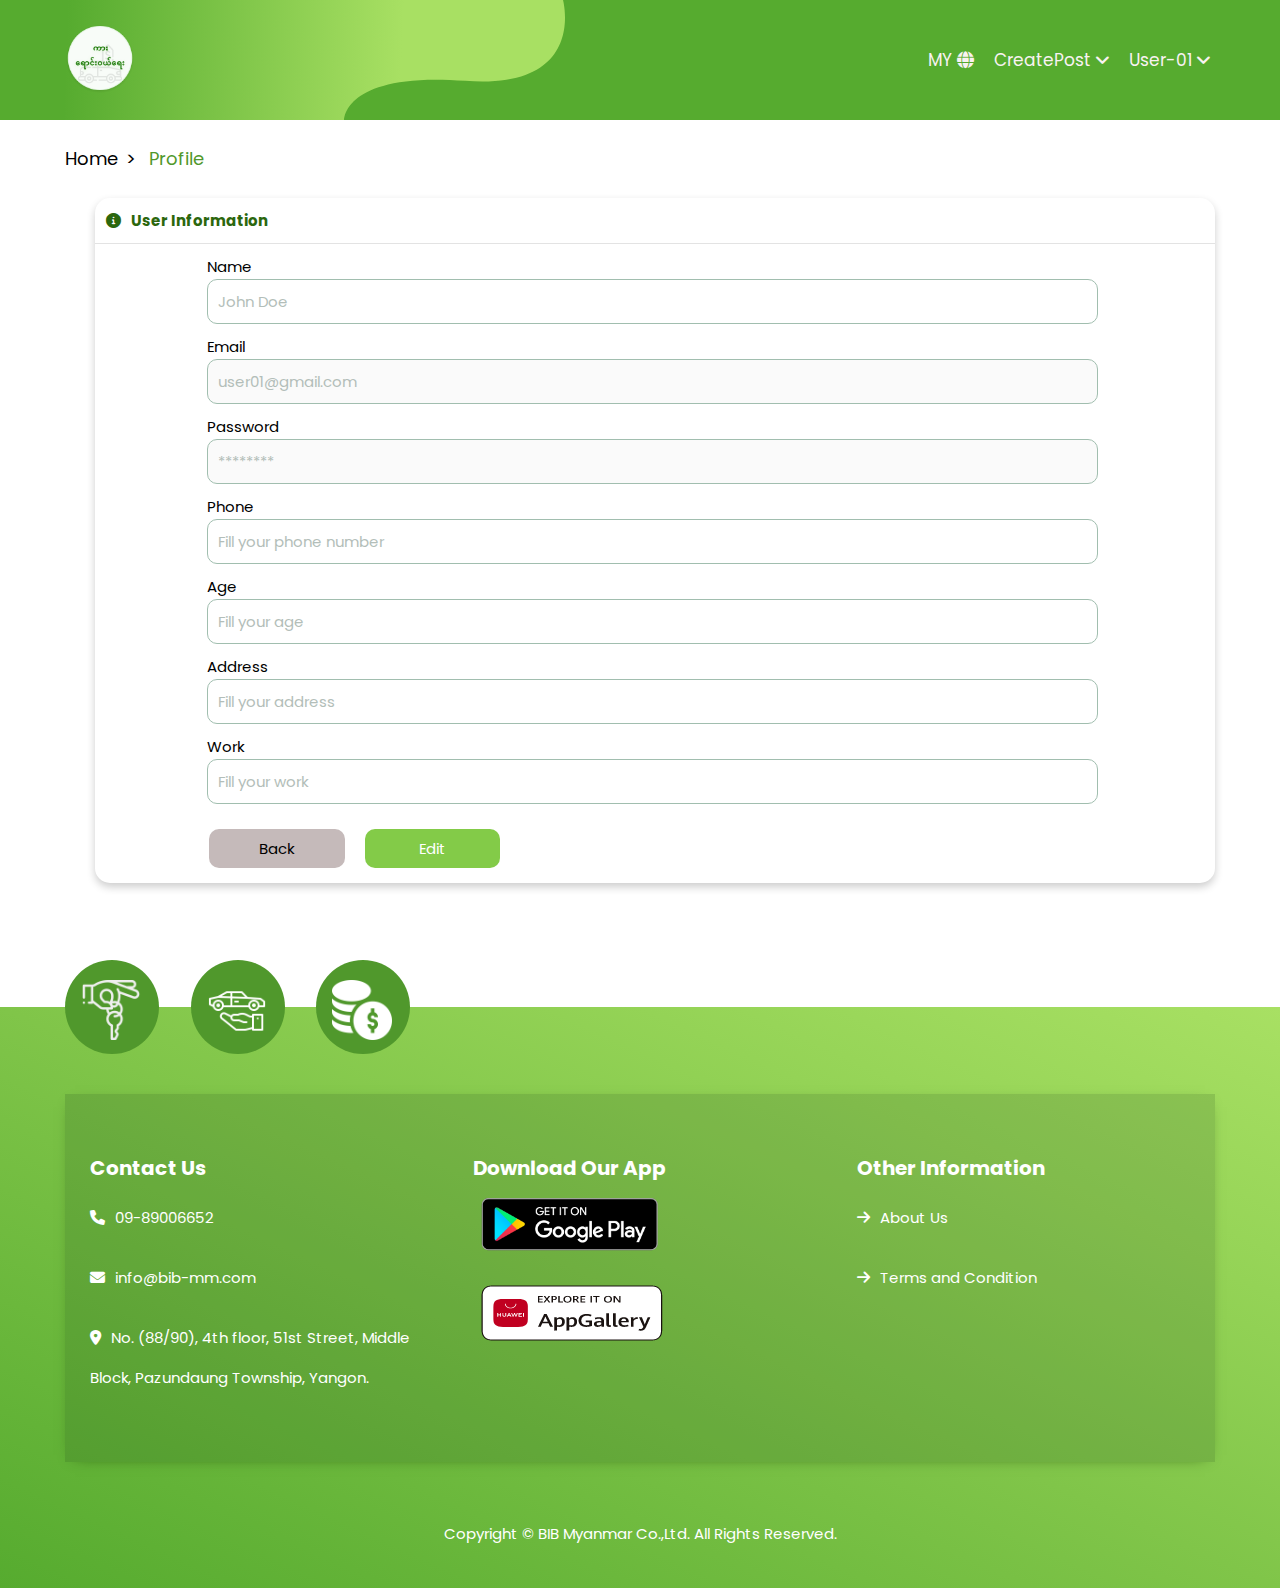
<file: edit-profile.html>
<!DOCTYPE html>
<html lang="en">

<head>
    <meta charset="UTF-8">
    <meta http-equiv="X-UA-Compatible" content="IE=edge">
    <meta name="viewport" content="width=device-width, initial-scale=1.0">
    <title>Car Rental Service</title>
    <link rel="stylesheet" href="css/style.css">
    <link rel="preconnect" href="https://fonts.googleapis.com">
    <link rel="preconnect" href="https://fonts.gstatic.com" crossorigin>
    <link href="https://fonts.googleapis.com/css2?family=Poppins&display=swap" rel="stylesheet">
</head>

<body>
    <section class="nav-bar">
        <div class="container">
            <div class="nav-header">
                <div class="nav">
                    <div class="nav-logo">
                        <a href="index.html"><img src="img/car-logo.png" alt=""></a>
                    </div>
                    <div class="nav-menu">
                        <ul class="nav-list">
                            <li class="nav-item">
                                <a href="#" class="nav-a">MY<i class="fa-solid fa-globe"></i></a>
                                <a href="#" class="nav-b">MY<i class="fa-solid fa-globe"></i></a>
                                <div class="dropdown">
                                    <ul>
                                        <li><a href="#" class="nav-link">MY</a></li>
                                        <li><a href="#" class="nav-link">EN</a></li>

                                    </ul>
                                </div>
                            </li>
                            <li class="nav-item">
                                <a href="#" class="nav-a">CreatePost<i class="fa-solid fa-angle-down"></i></a>
                                <a href="#" class="nav-b">CreatePost<i class="fa-solid fa-angle-down"></i></a>
                                <div class="dropdown">
                                    <ul>
                                        <li>
                                            <span>Sales</span>
                                            <a href="create_form.html" class="nav-link">Sales Cars</a>
                                        </li>
                                        <li>
                                            <span>Buy</span>
                                            <a href="buy_car.html" class="nav-link">Buy Cars</a>
                                        </li>
                                        <li>
                                            <span>Rent</span>
                                            <a href="rent_car.html" class="nav-link">Rent Cars</a>
                                        </li>
                                        <li>
                                            <span>Wanted</span>
                                            <a href="wanted_car.html" class="nav-link">Wanted Cars</a>
                                        </li>
                                    </ul>
                                </div>
                            </li>
                            <li class="nav-item">
                                <a href="#" class="nav-a">User-01<i class="fa-solid fa-angle-down"></i></a>
                                <a href="#" class="nav-b">User-01<i class="fa-solid fa-angle-down"></i></a>

                                <div class="dropdown">
                                    <ul>
                                        <li><a href="profile.html" class="nav-link">User_01</a></li>
                                        <li><a href="#" class="nav-link">Logout</a></li>
                                    </ul>
                                </div>
                            </li>
                        </ul>
                        <div class="hamburger">
                            <span class="bar"></span>
                            <span class="bar"></span>
                            <span class="bar"></span>

                        </div>
                    </div>
                </div>

            </div>
        </div>
    </section>
    <section class="breadcrumbs">
        <div class="container">
            <ul class="breadcrumb">
                <li><a href="index.html">Home</a></li>
                <li class="salecars">Profile</li>
            </ul>
        </div>
    </section>
    <section class="main-visual">
        <div class="container">
            <div class="user-profile">
                <div class="profile-data">
                    <h3><i class="fa-solid fa-circle-info"></i>User Information</h3>
                    <form action="">
                        <div class="row">
                            <label for="">Name</label>
                            <input type="text" name="" id="" placeholder="John Doe">
                        </div>
                        <div class="row">
                            <label for="">Email</label>
                            <input type="text" name="" id="" placeholder="user01@gmail.com" disabled>
                        </div>
                        <div class="row">
                            <label for="">Password</label>
                            <input type="password" name="" id="" placeholder="********" disabled>
                        </div>
                        <div class="row">
                            <label for="">Phone</label>
                            <input type="text" name="" id="" placeholder="Fill your phone number">
                        </div>
                        <div class="row">
                            <label for="">Age</label>
                            <input type="text" name="" id="" placeholder="Fill your age">
                        </div>
                        <div class="row">
                            <label for="">Address</label>
                            <input type="text" name="" id="" placeholder="Fill your address">
                        </div>
                        <div class="row">
                            <label for="">Work</label>
                            <input type="text" name="" id="" placeholder="Fill your work">
                        </div>
                        <div class="row-profile">
                            <a href="profile.html" class="back_edit">Back</a>
                            <a href="edit-profile.html" class="edit">Edit</a>
                        </div>
                    </form>
                </div>
            </div>

        </div>
    </section>
    <section class="footer">
        <div class="container">
            <div class="footer-nav">
                <div class="footer-icon">
                    <div>
                        <img src="img/ownership.png">
                    </div>
                    <div>
                        <img src="img/car-rental.png">
                    </div>
                    <div>
                        <img src="img/money.png">
                    </div>
                </div>
                <div class="footer-menu">
                    <div class="footer-tab">
                        <h3>Contact Us</h3>
                        <ul>
                            <li><a href="#"><i class="fa-solid fa-phone"></i>09-89006652</a></li>
                            <li><a href="#"><i class="fa-solid fa-envelope"></i>info@bib-mm.com</a></li>
                            <li><a href="#"><i class="fa-solid fa-location-dot"></i>No. (88/90), 4th floor,
                                    51st Street, Middle Block,
                                    Pazundaung Township,
                                    Yangon.</a></li>
                        </ul>
                    </div>
                    <div class="footer-tab">
                        <h3>Download Our App</h3>
                        <ul>
                            <li><a href="#"><img src="img/googleplay.png" class="google"></a></li>
                            <li><a href="#" class="web"><img src="img/web.png"></a></li>
                        </ul>
                    </div>
                    <div class="footer-tab">
                        <h3>Other Information</h3>
                        <ul>
                            <li><a href="#"><i class="fa-solid fa-arrow-right"></i>About Us</a></li>
                            <li><a href="#"><i class="fa-solid fa-arrow-right"></i>Terms and Condition</a></li>
                        </ul>
                    </div>
                </div>
                <p>Copyright © BIB Myanmar Co.,Ltd. All Rights Reserved.</p>
            </div>
        </div>
    </section>
    <script src="js/jquery.min.js"></script>
    <script src="js/custom.js"></script>
</body>

</html>
</file>
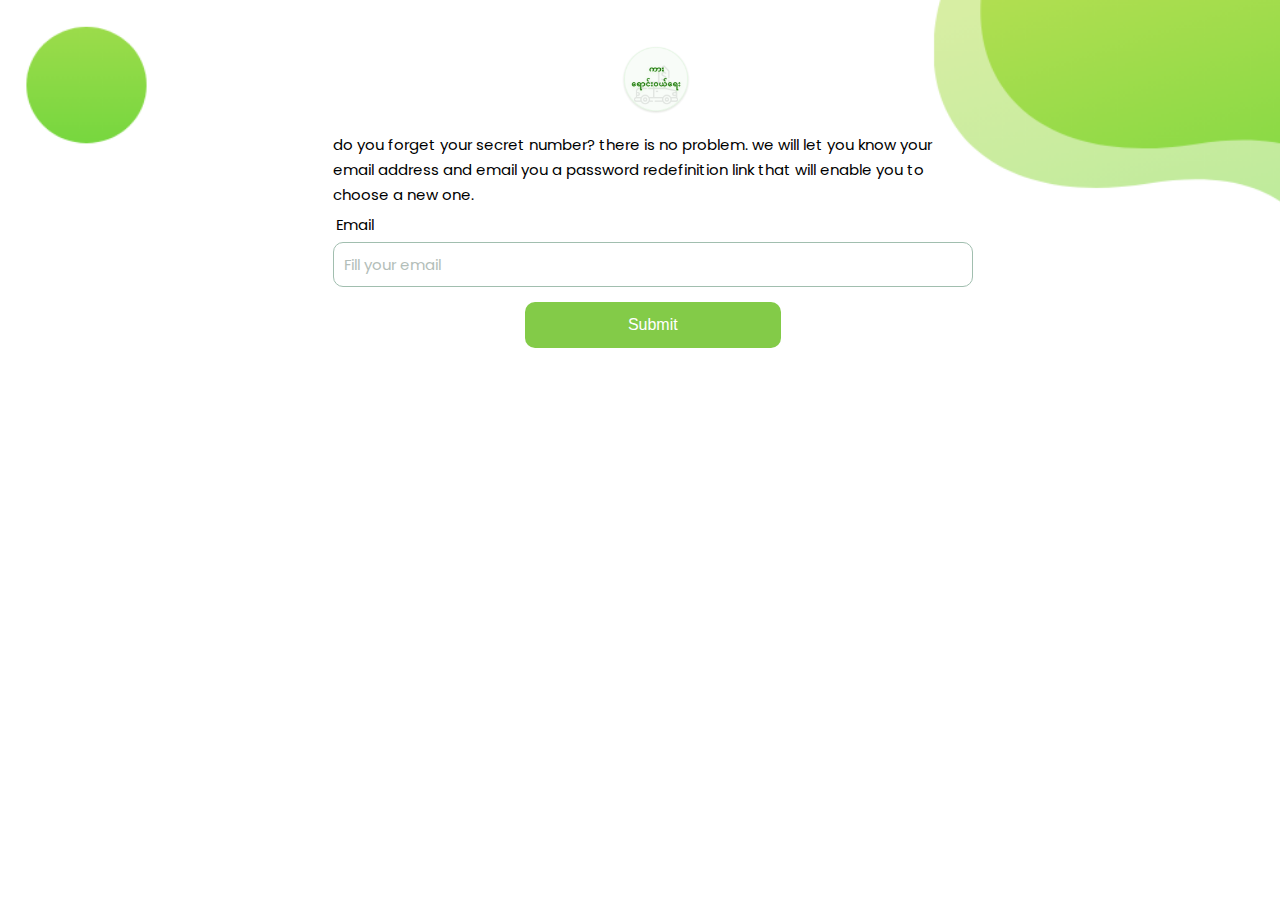
<file: forgotpassword.html>
<!DOCTYPE html>
<html lang="en">

<head>
    <meta charset="UTF-8">
    <meta http-equiv="X-UA-Compatible" content="IE=edge">
    <meta name="viewport" content="width=device-width, initial-scale=1.0">
    <title>Car Rental Service</title>
    <link rel="stylesheet" href="css/style.css">
    <link rel="preconnect" href="https://fonts.googleapis.com">
    <link rel="preconnect" href="https://fonts.gstatic.com" crossorigin>
    <link href="https://fonts.googleapis.com/css2?family=Poppins&display=swap" rel="stylesheet">
</head>

<body>
    <div class="header">
        <div class="sign-in-form">
            <a href="index.html"><img src="img/car-logo.png" alt=""></a>
            <form action="">
                <div class="custom-select">
                    <span class="span-password">do you forget your secret number? there is no problem. we will let you
                        know your email address and
                        email you a password redefinition link that will enable you to choose a new one.</span>
                    <label for="enginepower">Email</label>
                    <input type="password" name="" id="" placeholder="Fill your email" value="">
                </div>
                <div class="custom-select">
                    <input type="submit" value="Submit">
                </div>

            </form>
        </div>
    </div>
</body>

</html>
</file>
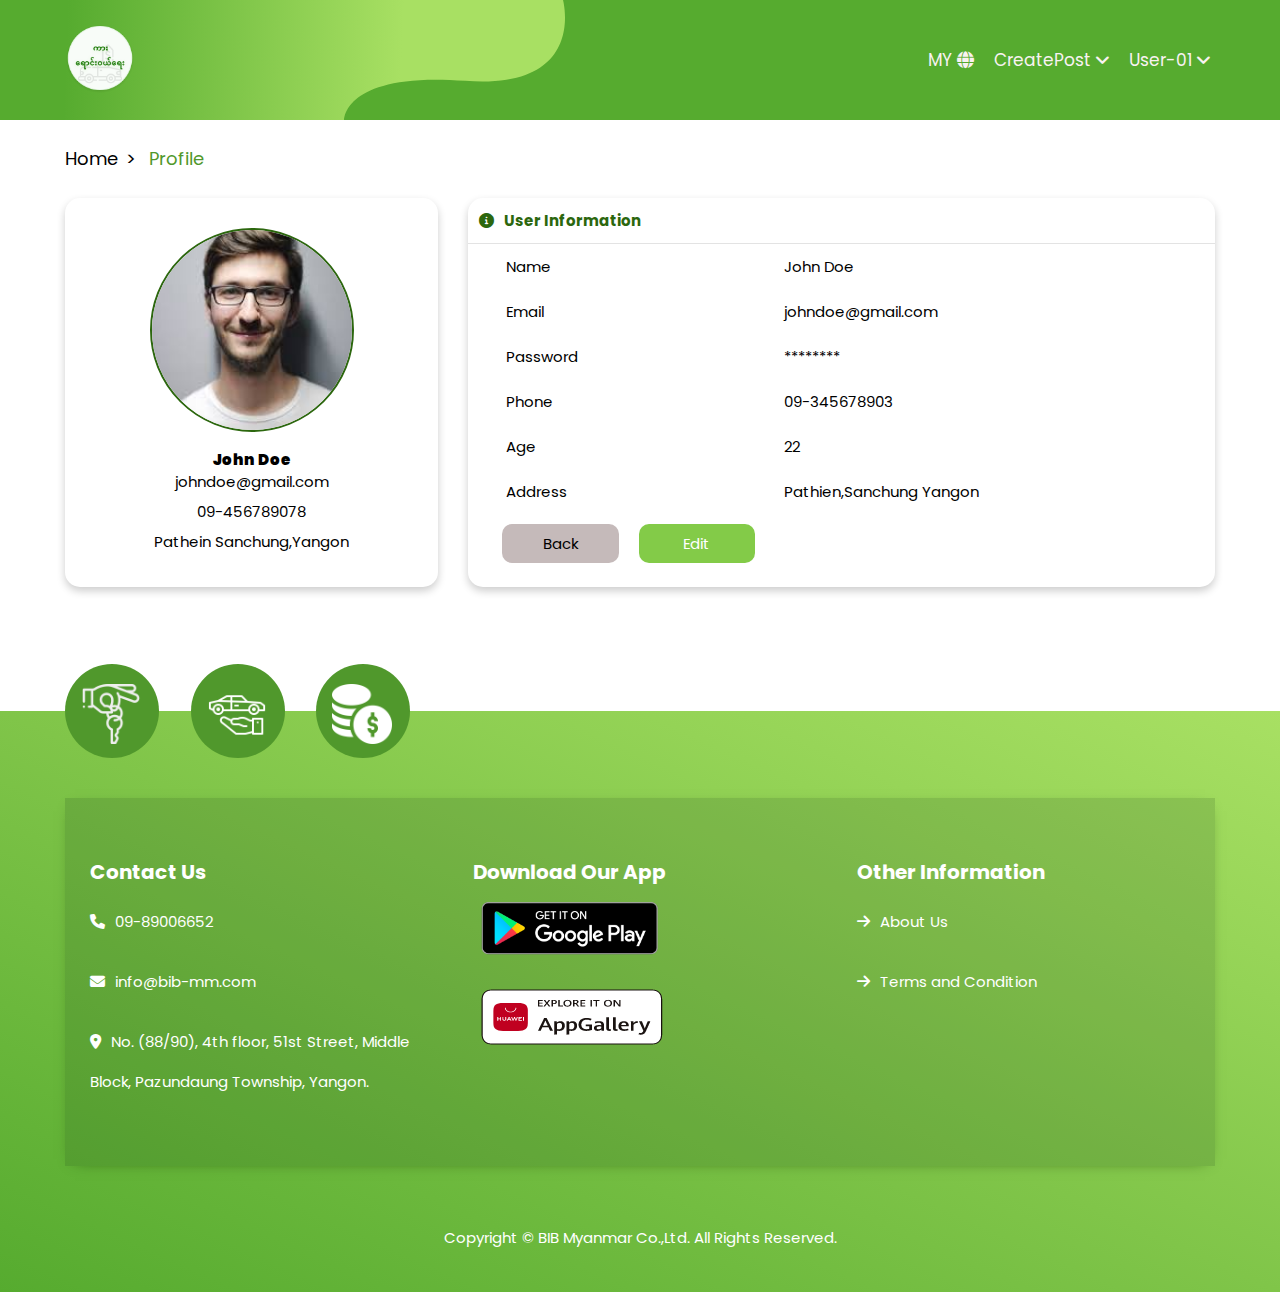
<file: profile.html>
<!DOCTYPE html>
<html lang="en">

<head>
    <meta charset="UTF-8">
    <meta http-equiv="X-UA-Compatible" content="IE=edge">
    <meta name="viewport" content="width=device-width, initial-scale=1.0">
    <title>Car Rental Service</title>
    <link rel="stylesheet" href="css/style.css">
    <link rel="preconnect" href="https://fonts.googleapis.com">
    <link rel="preconnect" href="https://fonts.gstatic.com" crossorigin>
    <link href="https://fonts.googleapis.com/css2?family=Poppins&display=swap" rel="stylesheet">
</head>

<body>
    <section class="nav-bar">
        <div class="container">
            <div class="nav-header">
                <div class="nav">
                    <div class="nav-logo">
                        <a href="index.html"><img src="img/car-logo.png" alt=""></a>
                    </div>
                    <div class="nav-menu">
                        <ul class="nav-list">
                            <li class="nav-item">
                                <a href="#" class="nav-a">MY<i class="fa-solid fa-globe"></i></a>
                                <a href="#" class="nav-b">MY<i class="fa-solid fa-globe"></i></a>
                                <div class="dropdown">
                                    <ul>
                                        <li><a href="#" class="nav-link">MY</a></li>
                                        <li><a href="#" class="nav-link">EN</a></li>

                                    </ul>
                                </div>
                            </li>
                            <li class="nav-item">
                                <a href="#" class="nav-a">CreatePost<i class="fa-solid fa-angle-down"></i></a>
                                <a href="#" class="nav-b">CreatePost<i class="fa-solid fa-angle-down"></i></a>
                                <div class="dropdown">
                                    <ul>
                                        <li>
                                            <span>Sales</span>
                                            <a href="create_form.html" class="nav-link">Sales Cars</a>
                                        </li>
                                        <li>
                                            <span>Buy</span>
                                            <a href="buy_car.html" class="nav-link">Buy Cars</a>
                                        </li>
                                        <li>
                                            <span>Rent</span>
                                            <a href="rent_car.html" class="nav-link">Rent Cars</a>
                                        </li>
                                        <li>
                                            <span>Wanted</span>
                                            <a href="wanted_car.html" class="nav-link">Wanted Cars</a>
                                        </li>
                                    </ul>
                                </div>
                            </li>
                            <li class="nav-item">
                                <a href="#" class="nav-a">User-01<i class="fa-solid fa-angle-down"></i></a>
                                <a href="#" class="nav-b">User-01<i class="fa-solid fa-angle-down"></i></a>

                                <div class="dropdown">
                                    <ul>
                                        <li><a href="profile.html" class="nav-link">User_01</a></li>
                                        <li><a href="#" class="nav-link">Logout</a></li>
                                    </ul>
                                </div>
                            </li>
                        </ul>
                        <div class="hamburger">
                            <span class="bar"></span>
                            <span class="bar"></span>
                            <span class="bar"></span>

                        </div>
                    </div>
                </div>

            </div>
        </div>
    </section>
    <section class="breadcrumbs">
        <div class="container">
            <ul class="breadcrumb">
                <li><a href="index.html">Home</a></li>
                <li class="salecars">Profile</li>
            </ul>
        </div>
    </section>
    <section class="main-visual">
        <div class="container">
            <div class="user-profile">
                <div class="card">
                    <div class="profile-card">
                        <div class="image-container">
                            <img src="img/profile_02.jpg">
                            <div class="overlay">
                                <label for="file-input">
                                    <i class="fa-solid fa-pen-to-square"></i>
                                    <input type="file" id="file-input" accept="image/png, image/gif, image/jpeg">
                                </label>
                            </div>
                        </div>
                        <div class="profile-detail">
                            <h4><b>John Doe</b></h4>
                            <p>johndoe@gmail.com</p>
                            <p>09-456789078</p>
                            <p>Pathein Sanchung,Yangon</p>
                        </div>
                    </div>
                </div>
                <div class="profile-data">
                    <h3><i class="fa-solid fa-circle-info"></i>User Information</h3>
                    <ul>
                        <li>
                            <p>Name</p><span>John Doe</span>
                        </li>
                        <li>
                            <p>Email</p><span>johndoe@gmail.com</span>
                        </li>
                        <li>
                            <p>Password</p><span>********</span>
                        </li>
                        <li>
                            <p>Phone</p><span>09-345678903</span>
                        </li>
                        <li>
                            <p>Age</p><span>22</span>
                        </li>
                        <li>
                            <p>Address</p><span>Pathien,Sanchung Yangon</span>
                        </li>
                    </ul>
                    <div class="row-profile">
                        <a href="index.html" class="back">Back</a>
                        <a href="edit-profile.html" class="edit">Edit</a>
                    </div>
                </div>
            </div>

        </div>
    </section>
    <section class="footer">
        <div class="container">
            <div class="footer-nav">
                <div class="footer-icon">
                    <div>
                        <img src="img/ownership.png">
                    </div>
                    <div>
                        <img src="img/car-rental.png">
                    </div>
                    <div>
                        <img src="img/money.png">
                    </div>
                </div>
                <div class="footer-menu">
                    <div class="footer-tab">
                        <h3>Contact Us</h3>
                        <ul>
                            <li><a href="#"><i class="fa-solid fa-phone"></i>09-89006652</a></li>
                            <li><a href="#"><i class="fa-solid fa-envelope"></i>info@bib-mm.com</a></li>
                            <li><a href="#"><i class="fa-solid fa-location-dot"></i>No. (88/90), 4th floor,
                                    51st Street, Middle Block,
                                    Pazundaung Township,
                                    Yangon.</a></li>
                        </ul>
                    </div>
                    <div class="footer-tab">
                        <h3>Download Our App</h3>
                        <ul>
                            <li><a href="#"><img src="img/googleplay.png" class="google"></a></li>
                            <li><a href="#" class="web"><img src="img/web.png"></a></li>
                        </ul>
                    </div>
                    <div class="footer-tab">
                        <h3>Other Information</h3>
                        <ul>
                            <li><a href="#"><i class="fa-solid fa-arrow-right"></i>About Us</a></li>
                            <li><a href="#"><i class="fa-solid fa-arrow-right"></i>Terms and Condition</a></li>
                        </ul>
                    </div>
                </div>
                <p>Copyright © BIB Myanmar Co.,Ltd. All Rights Reserved.</p>
            </div>
        </div>
    </section>
    <script src="js/jquery.min.js"></script>
    <script src="js/custom.js"></script>
</body>

</html>
</file>
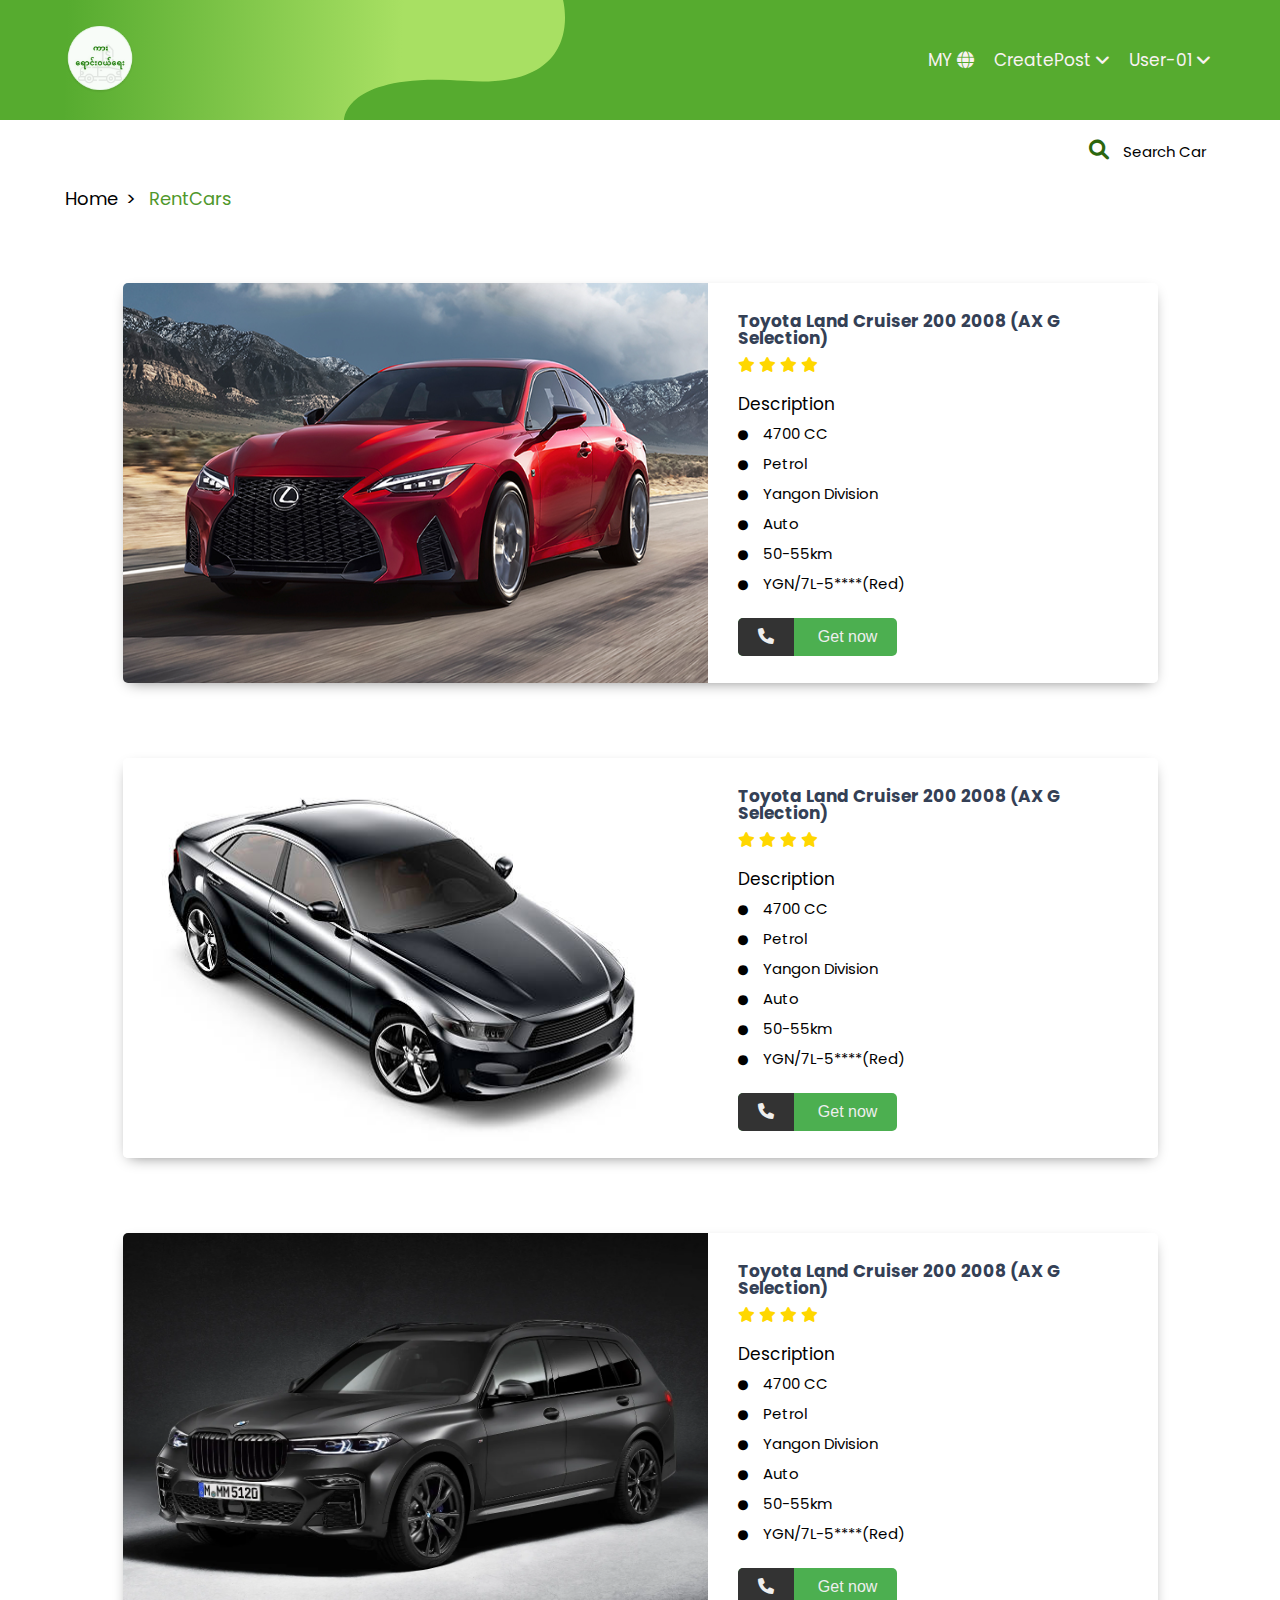
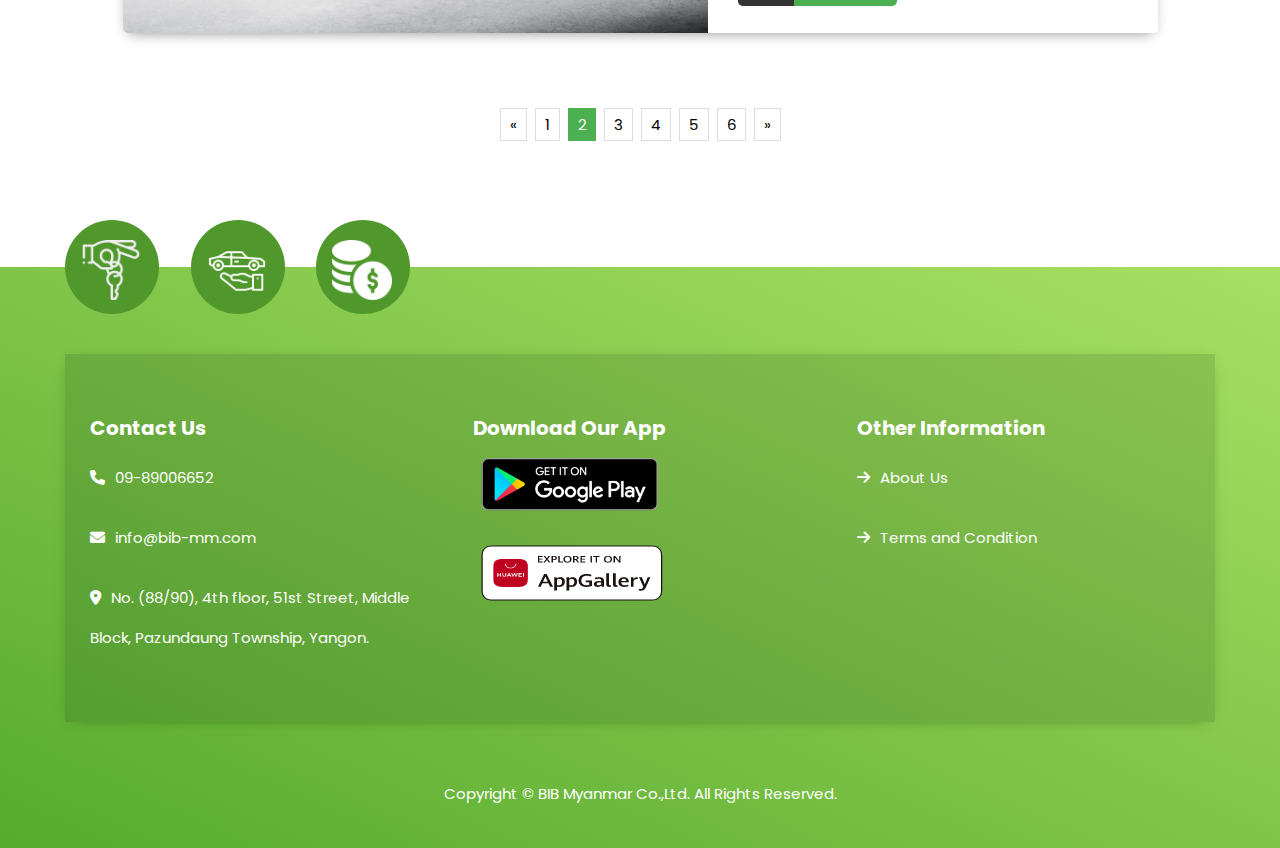
<file: rent_car.html>
<!DOCTYPE html>
<html lang="en">

<head>
    <meta charset="UTF-8">
    <meta http-equiv="X-UA-Compatible" content="IE=edge">
    <meta name="viewport" content="width=device-width, initial-scale=1.0">
    <title>Car Rental Service</title>
    <link rel="stylesheet" href="css/style.css">
    <link rel="preconnect" href="https://fonts.googleapis.com">
    <link rel="preconnect" href="https://fonts.gstatic.com" crossorigin>
    <link href="https://fonts.googleapis.com/css2?family=Poppins&display=swap" rel="stylesheet">
</head>

<body>
    <section class="nav-bar">
        <div class="container">
            <div class="nav-header">
                <div class="nav">
                    <div class="nav-logo">
                        <a href="index.html"><img src="img/car-logo.png" alt=""></a>
                    </div>
                    <div class="nav-menu">
                        <ul class="nav-list">
                            <li class="nav-item">
                                <a href="#" class="nav-a">MY<i class="fa-solid fa-globe"></i></a>
                                <a href="#" class="nav-b">MY<i class="fa-solid fa-globe"></i></a>
                                <div class="dropdown">
                                    <ul>
                                        <li><a href="#" class="nav-link">MY</a></li>
                                        <li><a href="#" class="nav-link">EN</a></li>

                                    </ul>
                                </div>
                            </li>
                            <li class="nav-item">
                                <a href="#" class="nav-a">CreatePost<i class="fa-solid fa-angle-down"></i></a>
                                <a href="#" class="nav-b">CreatePost<i class="fa-solid fa-angle-down"></i></a>
                                <div class="dropdown">
                                    <ul>
                                        <li>
                                            <span>Sales</span>
                                            <a href="create_form.html" class="nav-link">Sales Cars</a>
                                        </li>
                                        <li>
                                            <span>Buy</span>
                                            <a href="buy_car.html" class="nav-link">Buy Cars</a>
                                        </li>
                                        <li>
                                            <span>Rent</span>
                                            <a href="rent_car.html" class="nav-link">Rent Cars</a>
                                        </li>
                                        <li>
                                            <span>Wanted</span>
                                            <a href="wanted_car.html" class="nav-link">Wanted Cars</a>
                                        </li>
                                    </ul>
                                </div>
                            </li>
                            <li class="nav-item">
                                <a href="#" class="nav-a">User-01<i class="fa-solid fa-angle-down"></i></a>
                                <a href="#" class="nav-b">User-01<i class="fa-solid fa-angle-down"></i></a>

                                <div class="dropdown">
                                    <ul>
                                        <li><a href="profile.html" class="nav-link">User_01</a></li>
                                        <li><a href="#" class="nav-link">Logout</a></li>
                                    </ul>
                                </div>
                            </li>
                        </ul>
                        <div class="hamburger">
                            <span class="bar"></span>
                            <span class="bar"></span>
                            <span class="bar"></span>

                        </div>
                    </div>
                </div>

            </div>
        </div>
    </section>
    <section class="search">
        <div class="container">
            <div class="search-box">
                <form>
                    <div class="custom-select">
                        <select id="model" name="model" required>
                            <option value="" disabled selected hidden>Model</option>
                            <option>CL</option>
                            <option>Integra</option>
                            <option>Legend</option>
                        </select>
                        <span class="custom-arrow"></span>
                    </div>
                    <div class="custom-select">
                        <select id="makes" name="model" required>
                            <option value="" disabled selected hidden>Makes</option>
                            <option>CL</option>
                            <option>Integra</option>
                            <option>Legend</option>
                        </select>
                        <span class="custom-arrow"></span>
                    </div>
                    <div class="custom-select">
                        <select id="number" name="model" required>
                            <option value="" disabled selected hidden>Lots Number</option>
                            <option>CL</option>
                            <option>Integra</option>
                            <option>Legend</option>
                        </select>
                        <span class="custom-arrow"></span>
                    </div>
                    <div class="custom-select">
                        <input type="submit" value="Find it Now !" class="find-btn">
                    </div>
                </form>
            </div>

        </div>
    </section>
    <section class="search-option">
        <div class="container">
            <div>
                <a id="slide-toggle"><i class="fas fa-search search-animation"></i> Search Car</a>
            </div>
        </div>
    </section>
    <section class="breadcrumbs">
        <div class="container">
            <ul class="breadcrumb">
                <li><a href="index.html">Home</a></li>
                <li class="salecars">RentCars</li>
            </ul>
        </div>
    </section>
    <section class="main-visual">
        <div class="container">
            <div class="buy_cars">
                <div class="card">
                    <div class="card-container">
                        <div class="product-image">
                            <img src="img/car_01.jpg" alt="">
                        </div>
                        <div class="product-details">
                            <h1>Toyota Land Cruiser 200 2008 (AX G Selection)</h1>
                            <span class="hint-star star">
                                <i class="fa fa-star" aria-hidden="true"></i>
                                <i class="fa fa-star" aria-hidden="true"></i>
                                <i class="fa fa-star" aria-hidden="true"></i>
                                <i class="fa fa-star" aria-hidden="true"></i>
                                <i class="fa fa-star-o" aria-hidden="true"></i>
                            </span>
                            <div class="information">
                                <h2> Description</h2>
                                <ul>
                                    <li><i class="fa-solid fa-circle"></i><strong>4700 CC</strong></li>
                                    <li><i class="fa-solid fa-circle"></i><strong>Petrol</strong></li>
                                    <li><i class="fa-solid fa-circle"></i><strong>Yangon Division</strong></li>
                                    <li><i class="fa-solid fa-circle"></i><strong>Auto</strong></li>
                                    <li><i class="fa-solid fa-circle"></i><strong>50-55km</strong></li>
                                    <li><i class="fa-solid fa-circle"></i><strong>YGN/7L-5****(Red)</strong></li>
                                </ul>
                            </div>
                            <div class="control">
                                <button class="btn">
                                    <span class="shopping-cart">
                                        <i class="fa-solid fa-phone"></i></span>
                                    <span class="buy">Get now</span>
                                </button>
                            </div>
                        </div>
                    </div>
                    <div class="card-container">
                        <div class="product-image">
                            <img src="img/saloon_01.jpg" alt="">
                        </div>
                        <div class="product-details">
                            <h1>Toyota Land Cruiser 200 2008 (AX G Selection)</h1>
                            <span class="hint-star star">
                                <i class="fa fa-star" aria-hidden="true"></i>
                                <i class="fa fa-star" aria-hidden="true"></i>
                                <i class="fa fa-star" aria-hidden="true"></i>
                                <i class="fa fa-star" aria-hidden="true"></i>
                                <i class="fa fa-star-o" aria-hidden="true"></i>
                            </span>
                            <div class="information">
                                <h2> Description</h2>
                                <ul>
                                    <li><i class="fa-solid fa-circle"></i><strong>4700 CC</strong></li>
                                    <li><i class="fa-solid fa-circle"></i><strong>Petrol</strong></li>
                                    <li><i class="fa-solid fa-circle"></i><strong>Yangon Division</strong></li>
                                    <li><i class="fa-solid fa-circle"></i><strong>Auto</strong></li>
                                    <li><i class="fa-solid fa-circle"></i><strong>50-55km</strong></li>
                                    <li><i class="fa-solid fa-circle"></i><strong>YGN/7L-5****(Red)</strong></li>
                                </ul>
                            </div>
                            <div class="control">
                                <button class="btn">

                                    <span class="shopping-cart"><i class="fa-solid fa-phone"></i></span>
                                    <span class="buy">Get now</span>
                                </button>
                            </div>
                        </div>
                    </div>
                    <div class="card-container">
                        <div class="product-image">
                            <img src="img/suv.webp" alt="">
                        </div>
                        <div class="product-details">
                            <h1>Toyota Land Cruiser 200 2008 (AX G Selection)</h1>
                            <span class="hint-star star">
                                <i class="fa fa-star" aria-hidden="true"></i>
                                <i class="fa fa-star" aria-hidden="true"></i>
                                <i class="fa fa-star" aria-hidden="true"></i>
                                <i class="fa fa-star" aria-hidden="true"></i>
                                <i class="fa fa-star-o" aria-hidden="true"></i>
                            </span>
                            <div class="information">
                                <h2> Description</h2>
                                <ul>
                                    <li><i class="fa-solid fa-circle"></i><strong>4700 CC</strong></li>
                                    <li><i class="fa-solid fa-circle"></i><strong>Petrol</strong></li>
                                    <li><i class="fa-solid fa-circle"></i><strong>Yangon Division</strong></li>
                                    <li><i class="fa-solid fa-circle"></i><strong>Auto</strong></li>
                                    <li><i class="fa-solid fa-circle"></i><strong>50-55km</strong></li>
                                    <li><i class="fa-solid fa-circle"></i><strong>YGN/7L-5****(Red)</strong></li>
                                </ul>
                            </div>
                            <div class="control">
                                <button class="btn">
                                    <span class="shopping-cart"><i class="fa-solid fa-phone"></i></span>
                                    <span class="buy">Get now</span>
                                </button>
                            </div>
                        </div>
                    </div>
                    <div class="center">
                        <div class="pagination">
                            <a href="#">&laquo;</a>
                            <a href="#">1</a>
                            <a href="#" class="active">2</a>
                            <a href="#">3</a>
                            <a href="#">4</a>
                            <a href="#">5</a>
                            <a href="#">6</a>
                            <a href="#">&raquo;</a>
                        </div>
                    </div>
                </div>
            </div>
        </div>
    </section>
    <section class="footer">
        <div class="container">
            <div class="footer-nav">
                <div class="footer-icon">
                    <div>
                        <img src="img/ownership.png">
                    </div>
                    <div>
                        <img src="img/car-rental.png">
                    </div>
                    <div>
                        <img src="img/money.png">
                    </div>
                </div>
                <div class="footer-menu">
                    <div class="footer-tab">
                        <h3>Contact Us</h3>
                        <ul>
                            <li><a href="#"><i class="fa-solid fa-phone"></i>09-89006652</a></li>
                            <li><a href="#"><i class="fa-solid fa-envelope"></i>info@bib-mm.com</a></li>
                            <li><a href="#"><i class="fa-solid fa-location-dot"></i>No. (88/90), 4th floor,
                                    51st Street, Middle Block,
                                    Pazundaung Township,
                                    Yangon.</a></li>
                        </ul>
                    </div>
                    <div class="footer-tab">
                        <h3>Download Our App</h3>
                        <ul>
                            <li><a href="#"><img src="img/googleplay.png" class="google"></a></li>
                            <li><a href="#" class="web"><img src="img/web.png"></a></li>
                        </ul>
                    </div>
                    <div class="footer-tab">
                        <h3>Other Information</h3>
                        <ul>
                            <li><a href="#"><i class="fa-solid fa-arrow-right"></i>About Us</a></li>
                            <li><a href="#"><i class="fa-solid fa-arrow-right"></i>Terms and Condition</a></li>
                        </ul>
                    </div>
                </div>
                <p>Copyright © BIB Myanmar Co.,Ltd. All Rights Reserved.</p>
            </div>
        </div>
    </section>
    <script src="js/jquery.min.js"></script>
    <script src="slick/slick/slick.min.js"></script>
    <script src="js/custom.js"></script>
    <script>
        $(document).ready(function () {
            $('.c-slide').slick({
                infinite: true,
                slidesToShow: 3,
                slidesToScroll: 3,
                responsive: [{
                        breakpoint: 767,
                        settings: {
                            slidesToShow: 1,
                            slidesToScroll: 1,
                        }
                    },

                    {
                        breakpoint: 1024,
                        settings: {
                            slidesToShow: 2,
                            slidesToScroll: 2,
                        }
                    }
                ]
            });

            $(".search").hide();
            $("#slide-toggle").click(function () {
                $(".search").slideToggle();
            });
        });
    </script>
</body>

</html>
</file>
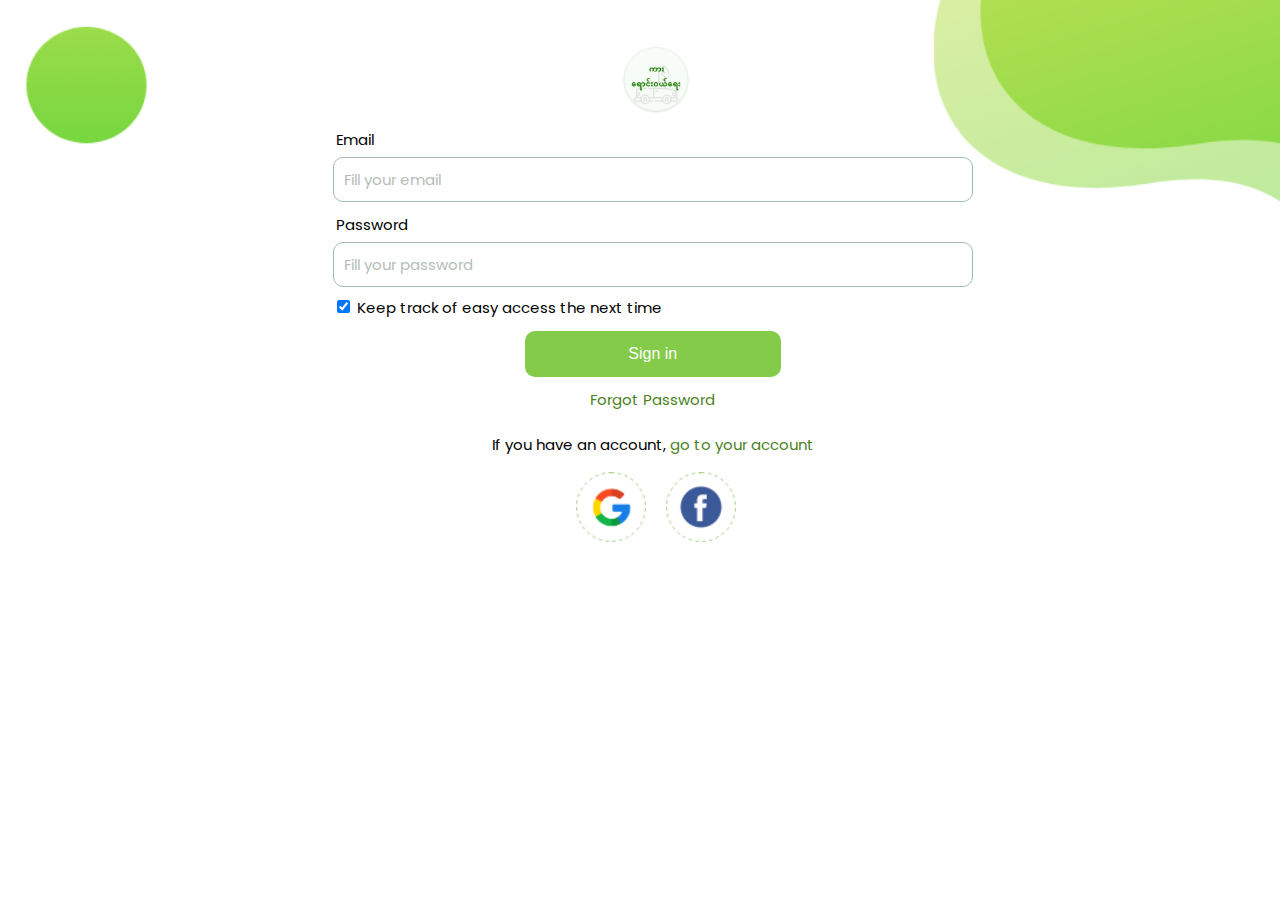
<file: signin.html>
<!DOCTYPE html>
<html lang="en">

<head>
    <meta charset="UTF-8">
    <meta http-equiv="X-UA-Compatible" content="IE=edge">
    <meta name="viewport" content="width=device-width, initial-scale=1.0">
    <title>Car Rental Service</title>
    <link rel="stylesheet" href="css/style.css">
    <link rel="preconnect" href="https://fonts.googleapis.com">
    <link rel="preconnect" href="https://fonts.gstatic.com" crossorigin>
    <link href="https://fonts.googleapis.com/css2?family=Poppins&display=swap" rel="stylesheet">
</head>
<body>
    <div class="header">
        <div class="sign-in-form">
            <a href="index.html"><img src="img/car-logo.png" alt=""></a>
            <form action="">
                <div class="custom-select">
                    <label for="enginepower">Email</label>
                    <input type="text" name="" id="" placeholder="Fill your email" value="">
                </div>
                <div class="custom-select">
                    <label for="enginepower">Password</label>
                    <input type="password" name="" id="" placeholder="Fill your password" value="">
                    <label class="label">
                        <input type="checkbox" checked="checked">
                        <span class="checkmark">Keep track of easy access the next time</span>
                    </label>
                </div>

                <div class="custom-select">
                    <input type="submit" value="Sign in">
                </div>
                <div class="row-span">
                    <span><a href="">Forgot Password</a></span>
                    <span class="row-spans">If you have an account,<a href=""> go to your account</a></span>
                </div>
                <div class="row-img">
                    <a href=""><img src="img/google_01.png" alt=""></a>
                    <a href=""><img src="img/facebook_01.png" alt=""></a>
                </div>
            </form>
        </div>
    </div>
</body>
</html>
</file>
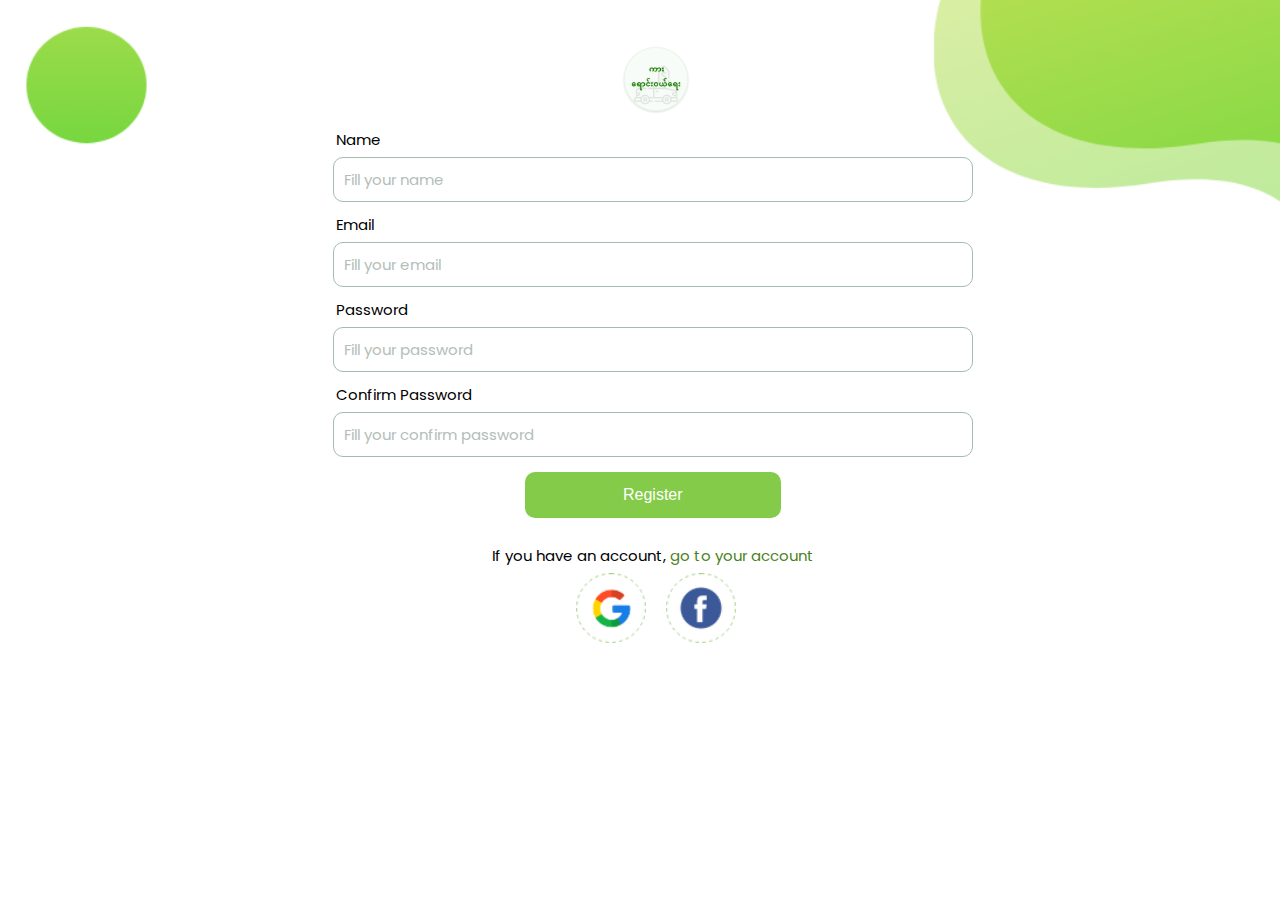
<file: signup.html>
<!DOCTYPE html>
<html lang="en">

<head>
    <meta charset="UTF-8">
    <meta http-equiv="X-UA-Compatible" content="IE=edge">
    <meta name="viewport" content="width=device-width, initial-scale=1.0">
    <title>Car Rental Service</title>
    <link rel="stylesheet" href="css/style.css">
    <link rel="preconnect" href="https://fonts.googleapis.com">
    <link rel="preconnect" href="https://fonts.gstatic.com" crossorigin>
    <link href="https://fonts.googleapis.com/css2?family=Poppins&display=swap" rel="stylesheet">
</head>

<body>
    <div class="header">
        <div class="sign-in-form">
            <a href="index.html"><img src="img/car-logo.png" alt=""></a>
            <form action="">
                <div class="custom-select">
                    <label for="buildtype">Name</label>
                    <input type="text" name="" id="" placeholder="Fill your name" value="">
                </div>
                <div class="custom-select">
                    <label for="enginepower">Email</label>
                    <input type="text" name="" id="" placeholder="Fill your email" value="">
                </div>
                <div class="custom-select">
                    <label for="enginepower">Password</label>
                    <input type="password" name="" id="" placeholder="Fill your password" value="">
                </div>
                <div class="custom-select">
                    <label for="enginepower">Confirm Password</label>
                    <input type="password" name="" id="" placeholder="Fill your confirm password" value="">
                </div>
                <div class="row">
                    <input type="submit" value="Register">
                </div>
                <div class="row-spans">
                    <span>If you have an account,<a href=""> go to your account</a></span>
                </div>
                <div class="row-img">
                    <img src="img/google_01.png">
                    <img src="img/facebook_01.png">
                </div>
            </form>
        </div>
    </div>
</body>

</html>
</file>
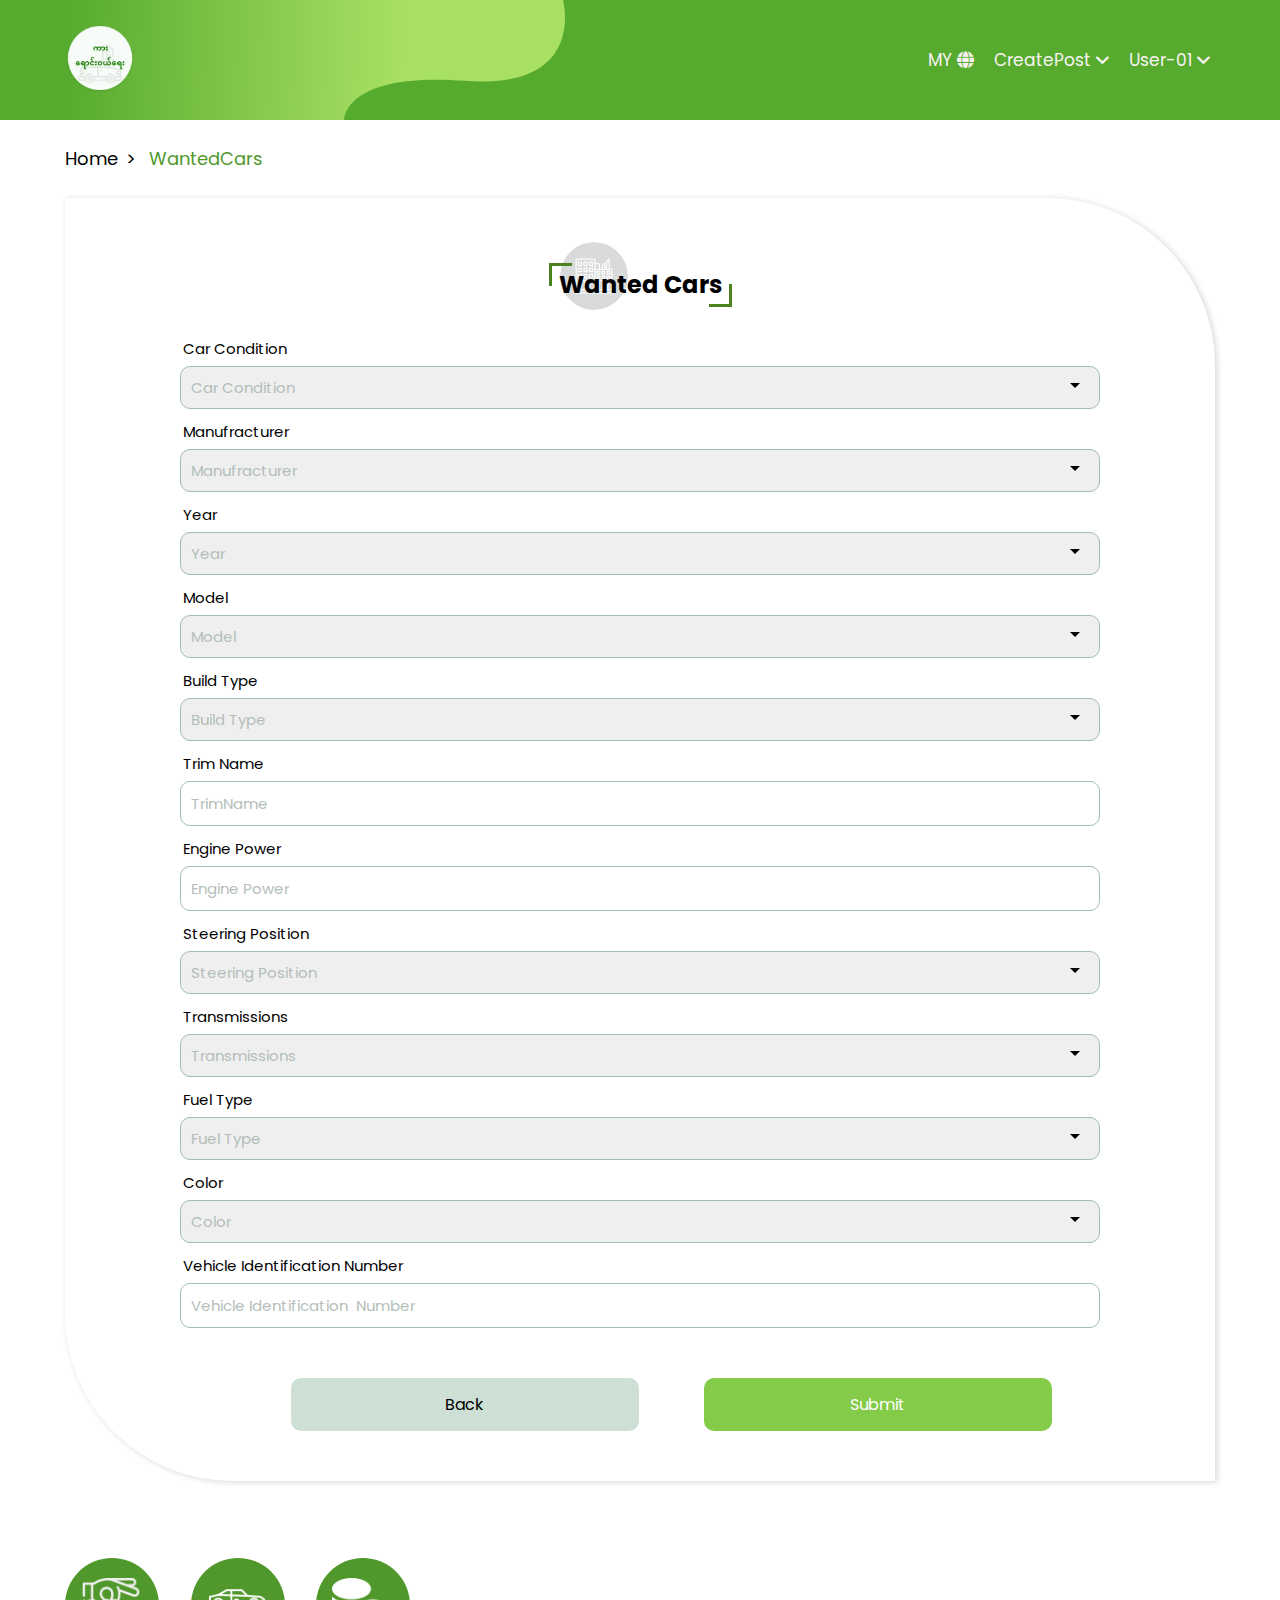
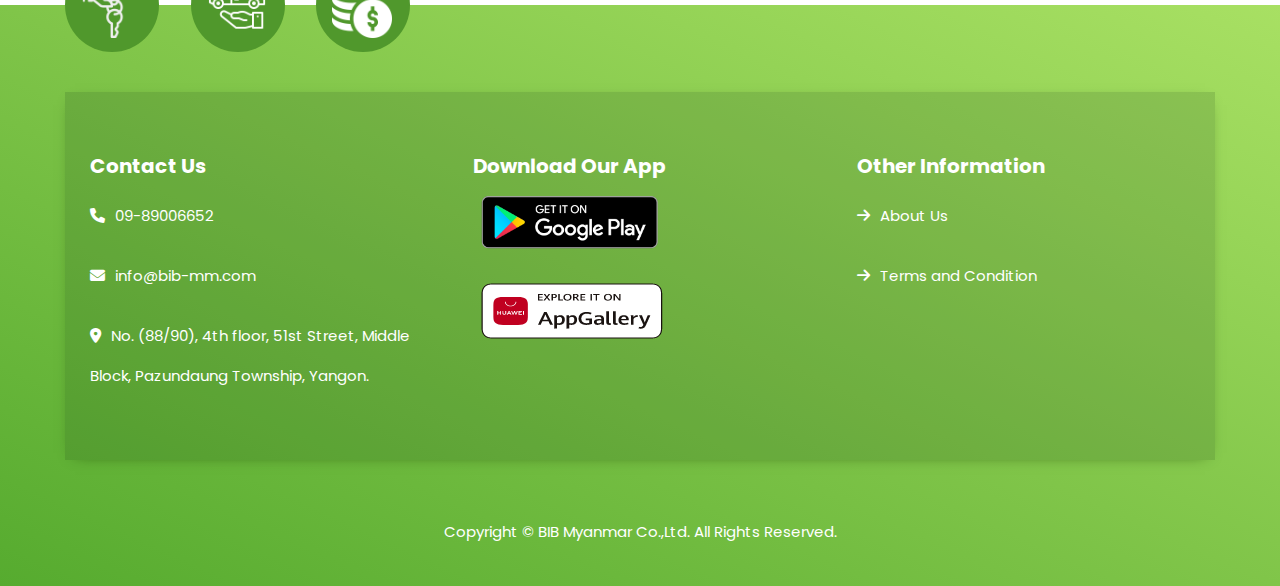
<file: wanted_car.html>
<!DOCTYPE html>
<html lang="en">

<head>
    <meta charset="UTF-8">
    <meta http-equiv="X-UA-Compatible" content="IE=edge">
    <meta name="viewport" content="width=device-width, initial-scale=1.0">
    <title>Car Rental Service</title>
    <link rel="stylesheet" href="css/style.css">
    <link rel="preconnect" href="https://fonts.googleapis.com">
    <link rel="preconnect" href="https://fonts.gstatic.com" crossorigin>
    <link href="https://fonts.googleapis.com/css2?family=Poppins&display=swap" rel="stylesheet">
</head>

<body>
    <section class="nav-bar">
        <div class="container">
            <div class="nav-header">
                <div class="nav">
                    <div class="nav-logo">
                        <a href="index.html"><img src="img/car-logo.png" alt=""></a>
                    </div>
                    <div class="nav-menu">
                        <ul class="nav-list">
                            <li class="nav-item">
                                <a href="#" class="nav-a">MY<i class="fa-solid fa-globe"></i></a>
                                <a href="#" class="nav-b">MY<i class="fa-solid fa-globe"></i></a>
                                <div class="dropdown">
                                    <ul>
                                        <li><a href="#" class="nav-link">MY</a></li>
                                        <li><a href="#" class="nav-link">EN</a></li>

                                    </ul>
                                </div>
                            </li>
                            <li class="nav-item">
                                <a href="#" class="nav-a">CreatePost<i class="fa-solid fa-angle-down"></i></a>
                                <a href="#" class="nav-b">CreatePost<i class="fa-solid fa-angle-down"></i></a>
                                <div class="dropdown">
                                    <ul>
                                        <li>
                                            <span>Sales</span>
                                            <a href="create_form.html" class="nav-link">Sales Cars</a>
                                        </li>
                                        <li>
                                            <span>Buy</span>
                                            <a href="buy_car.html" class="nav-link">Buy Cars</a>
                                        </li>
                                        <li>
                                            <span>Rent</span>
                                            <a href="rent_car.html" class="nav-link">Rent Cars</a>
                                        </li>
                                        <li>
                                            <span>Wanted</span>
                                            <a href="wanted_car.html" class="nav-link">Wanted Cars</a>
                                        </li>
                                    </ul>
                                </div>
                            </li>
                            <li class="nav-item">
                                <a href="#" class="nav-a">User-01<i class="fa-solid fa-angle-down"></i></a>
                                <a href="#" class="nav-b">User-01<i class="fa-solid fa-angle-down"></i></a>

                                <div class="dropdown">
                                    <ul>
                                        <li><a href="profile.html" class="nav-link">User_01</a></li>
                                        <li><a href="#" class="nav-link">Logout</a></li>
                                    </ul>
                                </div>
                            </li>
                        </ul>
                        <div class="hamburger">
                            <span class="bar"></span>
                            <span class="bar"></span>
                            <span class="bar"></span>

                        </div>
                    </div>
                </div>

            </div>
        </div>
    </section>
    <section class="breadcrumbs">
        <div class="container">
            <ul class="breadcrumb">
                <li><a href="index.html">Home</a></li>
                <li class="salecars">WantedCars</li>
            </ul>
        </div>
    </section>
    <section class="main-visual">
        <div class="container">
            <div class="form">
                <div class="form-title">
                    <h3>Wanted Cars</h3>
                    <img src="img/apartment.png">
                </div>
                <form>
                    <div class="custom-select">
                        <label>Car Condition</label>
                        <select required>
                            <option value="" disabled selected hidden>Car Condition</option>
                            <option>Used</option>
                            <option>Brand New</option>
                        </select>
                        <span class="custom-arrow"></span>
                    </div>
                    <div class="custom-select">
                        <label for="Manufracturer">Manufracturer</label>

                        <select id="Manufracturer" name="Manufracturer" required>
                            <option value="" disabled selected hidden>Manufracturer</option>
                            <option>Acura</option>
                            <option>Alfa</option>
                        </select>
                        <span class="custom-arrow"></span>
                    </div>
                    <div class="custom-select">
                        <label for="year">Year</label>
                        <select id="year" name="year" required>
                            <option value="" disabled selected hidden>Year</option>
                            <option>2022</option>
                            <option>2021</option>
                            <option>2020</option>
                            <option>2019</option>
                            <option>2018</option>
                            <option>2017</option>
                            <option>2016</option>
                            <option>2015</option>
                            <option>2014</option>
                            <option>2013</option>
                            <option>2012</option>
                            <option>2011</option>
                            <option>2010</option>
                            <option>2009</option>
                            <option>2008</option>
                            <option>2007</option>
                        </select>
                        <span class="custom-arrow"></span>
                    </div>
                    <div class="custom-select">
                        <label for="model">Model</label>
                        <select id="model" name="model" required>
                            <option value="" disabled selected hidden>Model</option>
                            <option>CL</option>
                            <option>Integra</option>
                            <option>Legend</option>
                        </select>
                        <span class="custom-arrow"></span>
                    </div>
                    <div class="custom-select">
                        <label for="buildtype">Build Type</label>
                        <select id="buildtype" name="buildtype" required>
                            <option value="" disabled selected hidden>Build Type</option>
                            <option>Sedan</option>
                            <option>hatchback</option>
                            <option>Sports</option>
                        </select>
                        <span class="custom-arrow"></span>
                    </div>
                    <div class="custom-select">
                        <label for="buildtype">Trim Name</label>
                        <input type="text" name="" id="" placeholder="TrimName" value="">
                    </div>
                    <div class="custom-select">
                        <label for="enginepower">Engine Power</label>
                        <input type="number" name="" id="" placeholder="Engine Power" value="">
                    </div>
                    <div class="custom-select">
                        <label for="year">Steering Position</label>
                        <select id="steering" name="steering" required>
                            <option value="" disabled selected hidden>Steering Position</option>
                            <option>Left Hand Drive</option>
                            <option>Right Hand Drive</option>
                        </select>
                        <span class="custom-arrow"></span>
                    </div>

                    <div class="custom-select">
                        <label for="year">Transmissions</label>
                        <select id="transmissions" name="transmissions" required>
                            <option value="" disabled selected hidden>Transmissions</option>
                            <option>Auto</option>
                            <option>Manual</option>
                            <option>Semi-Auto</option>
                        </select>
                        <span class="custom-arrow"></span>
                    </div>
                    <div class="custom-select">
                        <label for="year">Fuel Type</label>
                        <select id="fuel" name="fuel" required>
                            <option value="" disabled selected hidden>Fuel Type</option>
                            <option>Petrol</option>
                            <option>Diesel</option>
                            <option>CNG</option>
                            <option>Electric</option>
                        </select>
                        <span class="custom-arrow"></span>
                    </div>
                    <div class="custom-select">
                        <label for="year">Color</label>
                        <select id="color" name="color" required>
                            <option value="" disabled selected hidden>Color</option>
                            <option>White</option>
                            <option>Black</option>
                        </select>
                        <span class="custom-arrow"></span>
                    </div>
                    <div class="custom-select">
                        <label for="vehicle">Vehicle Identification Number</label>
                        <input type="text" name="" id="" placeholder="Vehicle Identification  Number" value="">
                    </div>
                    <div class="row-submit">
                        <input type="submit" value="Back" class="back">
                        <input type="submit" value="Submit">
                    </div>



                </form>
            </div>
        </div>
    </section>
    <section class="footer">
        <div class="container">
            <div class="footer-nav">
                <div class="footer-icon">
                    <div>
                        <img src="img/ownership.png">
                    </div>
                    <div>
                        <img src="img/car-rental.png">
                    </div>
                    <div>
                        <img src="img/money.png">
                    </div>
                </div>
                <div class="footer-menu">
                    <div class="footer-tab">
                        <h3>Contact Us</h3>
                        <ul>
                            <li><a href="#"><i class="fa-solid fa-phone"></i>09-89006652</a></li>
                            <li><a href="#"><i class="fa-solid fa-envelope"></i>info@bib-mm.com</a></li>
                            <li><a href="#"><i class="fa-solid fa-location-dot"></i>No. (88/90), 4th floor,
                                    51st Street, Middle Block,
                                    Pazundaung Township,
                                    Yangon.</a></li>
                        </ul>
                    </div>
                    <div class="footer-tab">
                        <h3>Download Our App</h3>
                        <ul>
                            <li><a href="#"><img src="img/googleplay.png" class="google"></a></li>
                            <li><a href="#" class="web"><img src="img/web.png"></a></li>
                        </ul>
                    </div>
                    <div class="footer-tab">
                        <h3>Other Information</h3>
                        <ul>
                            <li><a href="#"><i class="fa-solid fa-arrow-right"></i>About Us</a></li>
                            <li><a href="#"><i class="fa-solid fa-arrow-right"></i>Terms and Condition</a></li>
                        </ul>
                    </div>
                </div>
                <p>Copyright © BIB Myanmar Co.,Ltd. All Rights Reserved.</p>
            </div>
        </div>
    </section>
    <script src="js/jquery.min.js"></script>
    <script src="js/custom.js"></script>
</body>

</html>
</file>
<file: css/style.css>
@charset "utf=8";
@import url(reset.css);
@import url(common.css);
@import url(header.css);
@import url(footer.css);
@import url(content.css);
@import url(../fontawesome/css/all.min.css);
@import url(../slick/slick/slick.css);
@import url(../slick/slick/slick-theme.css);
@import url(../slick/slick/slick-lightbox.css);
</file>
